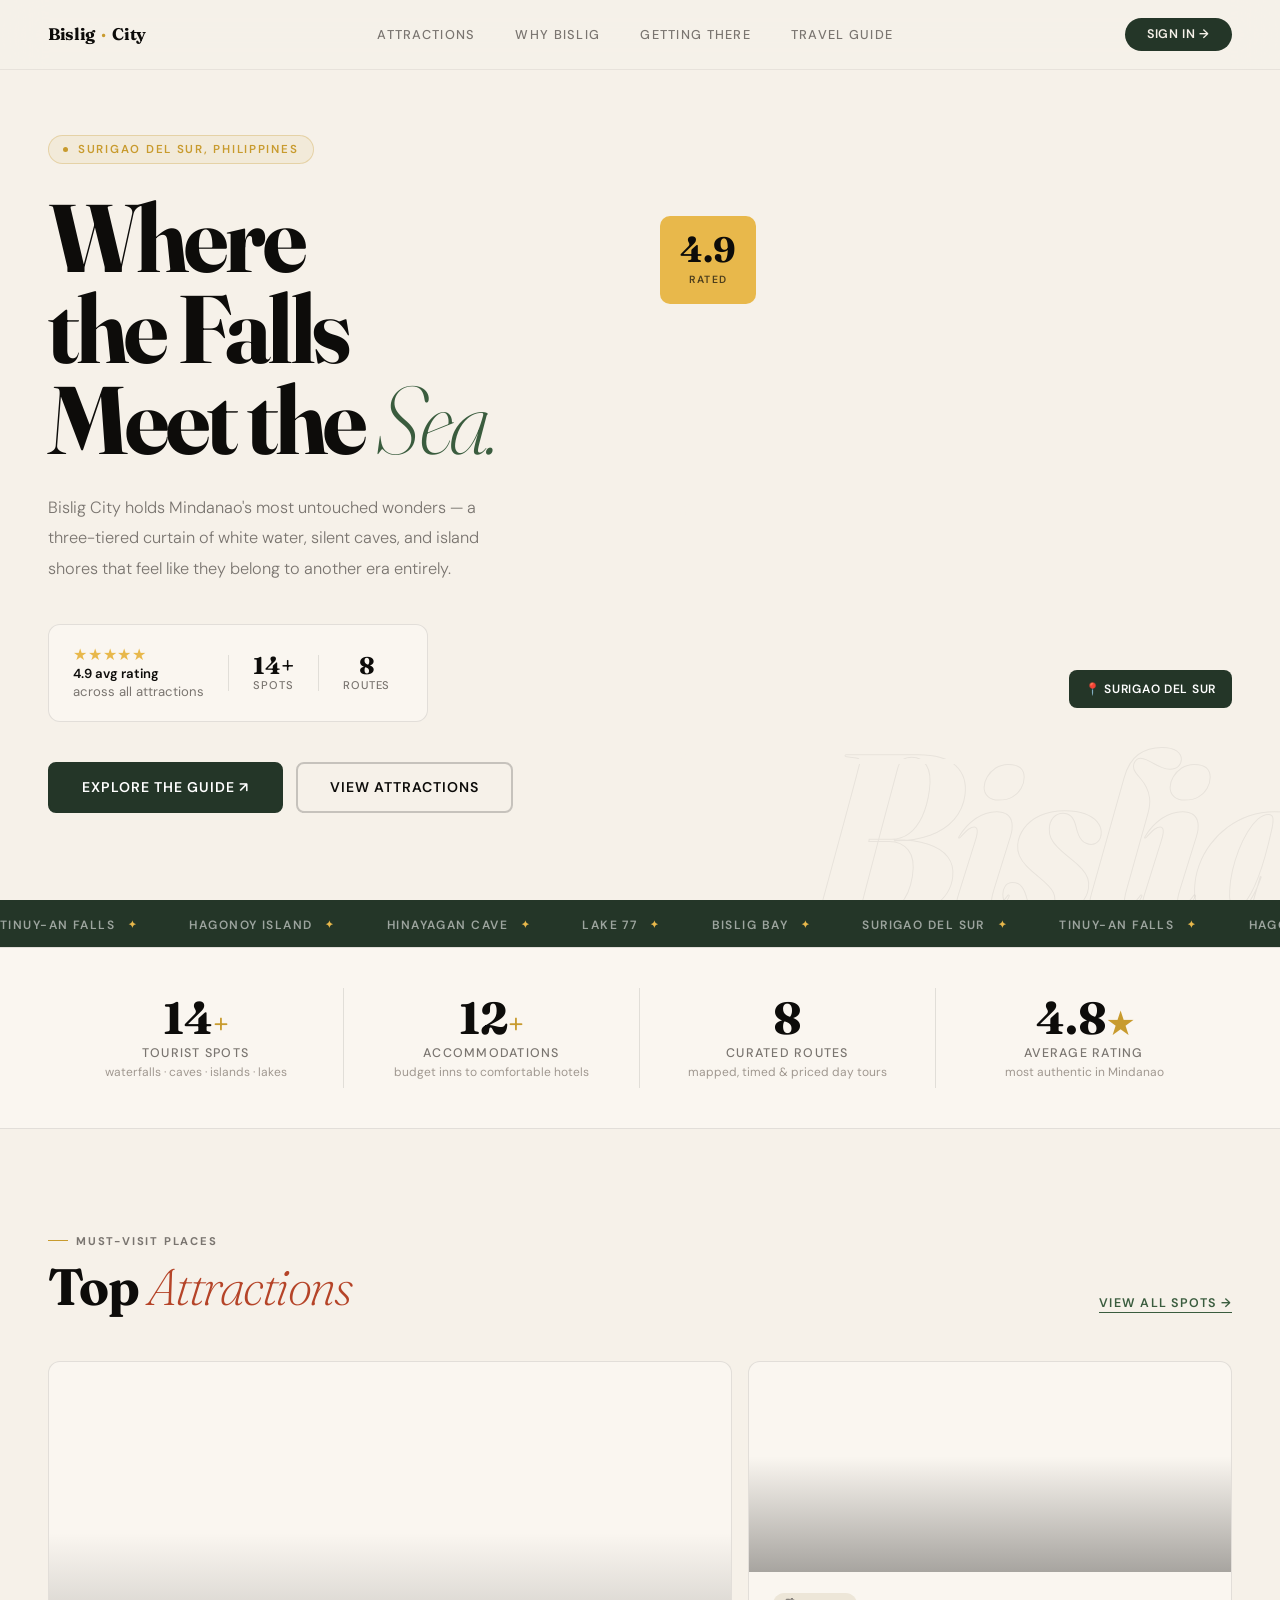
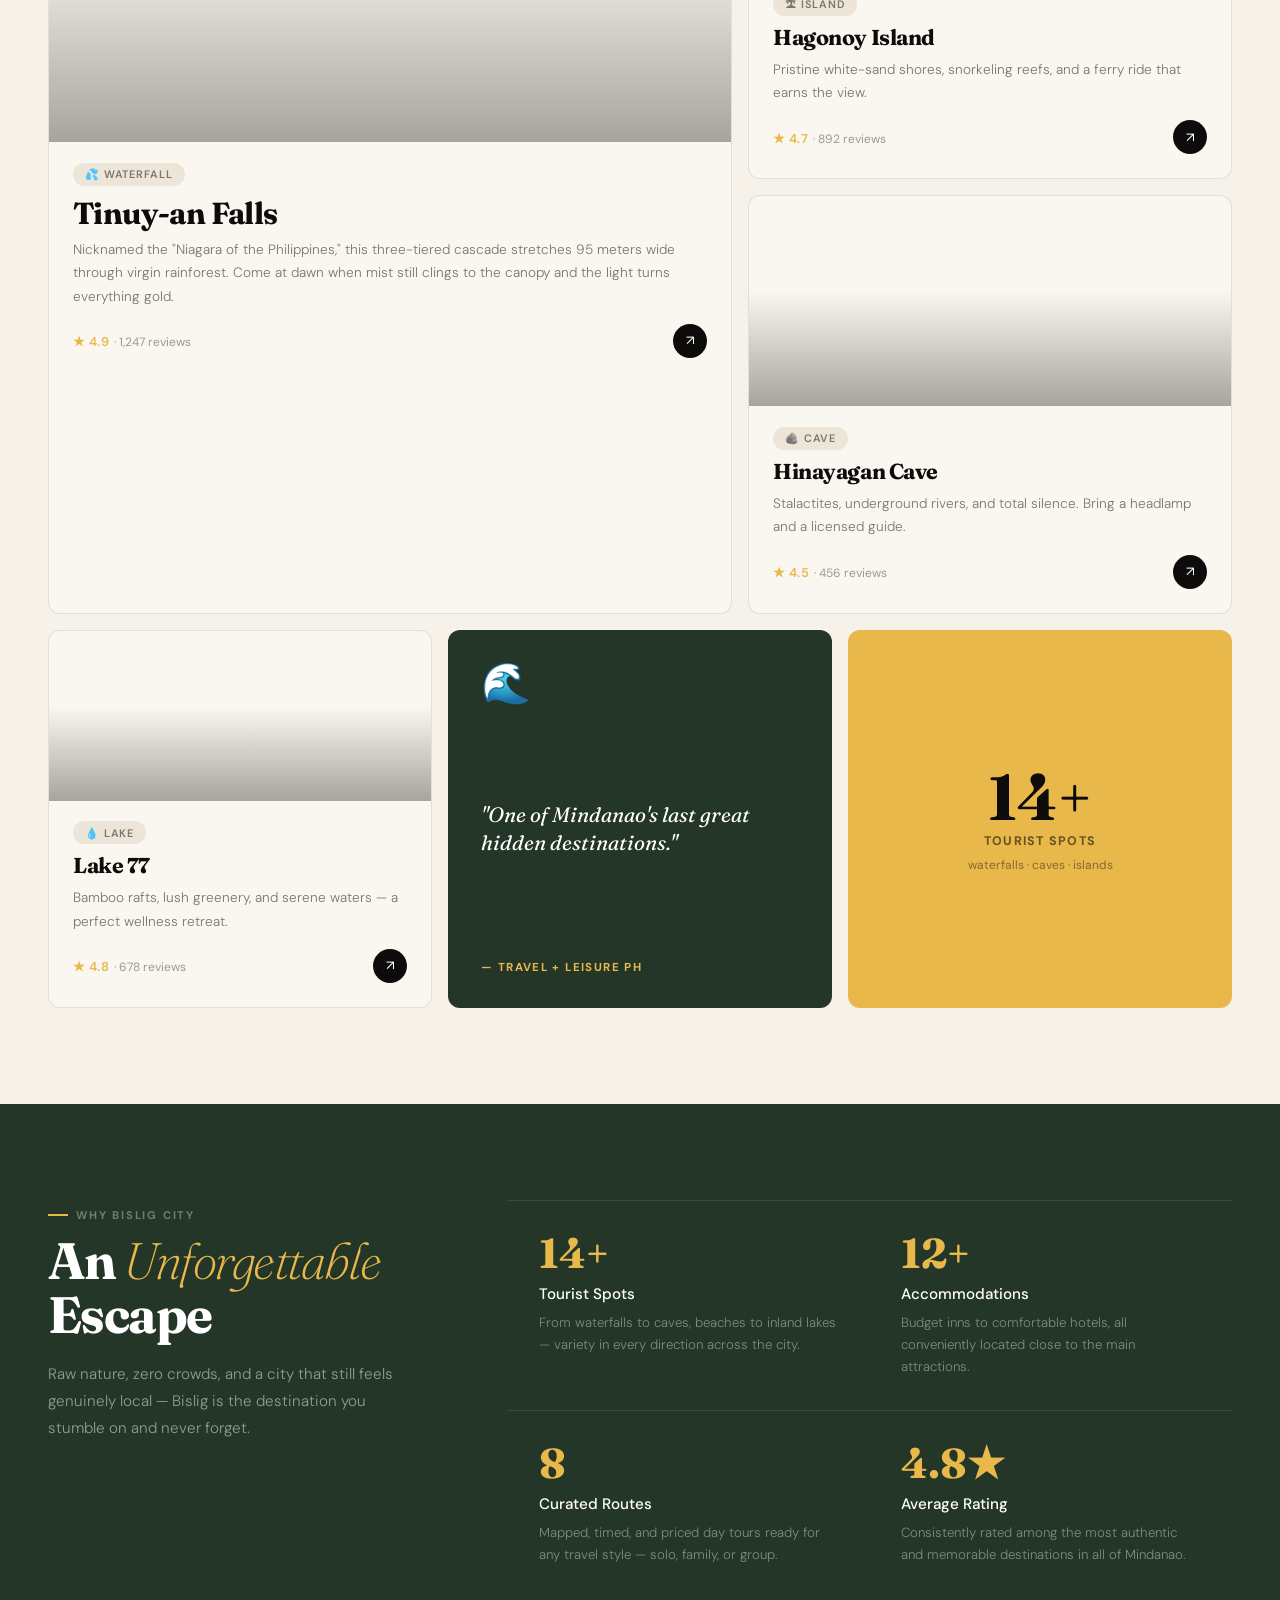
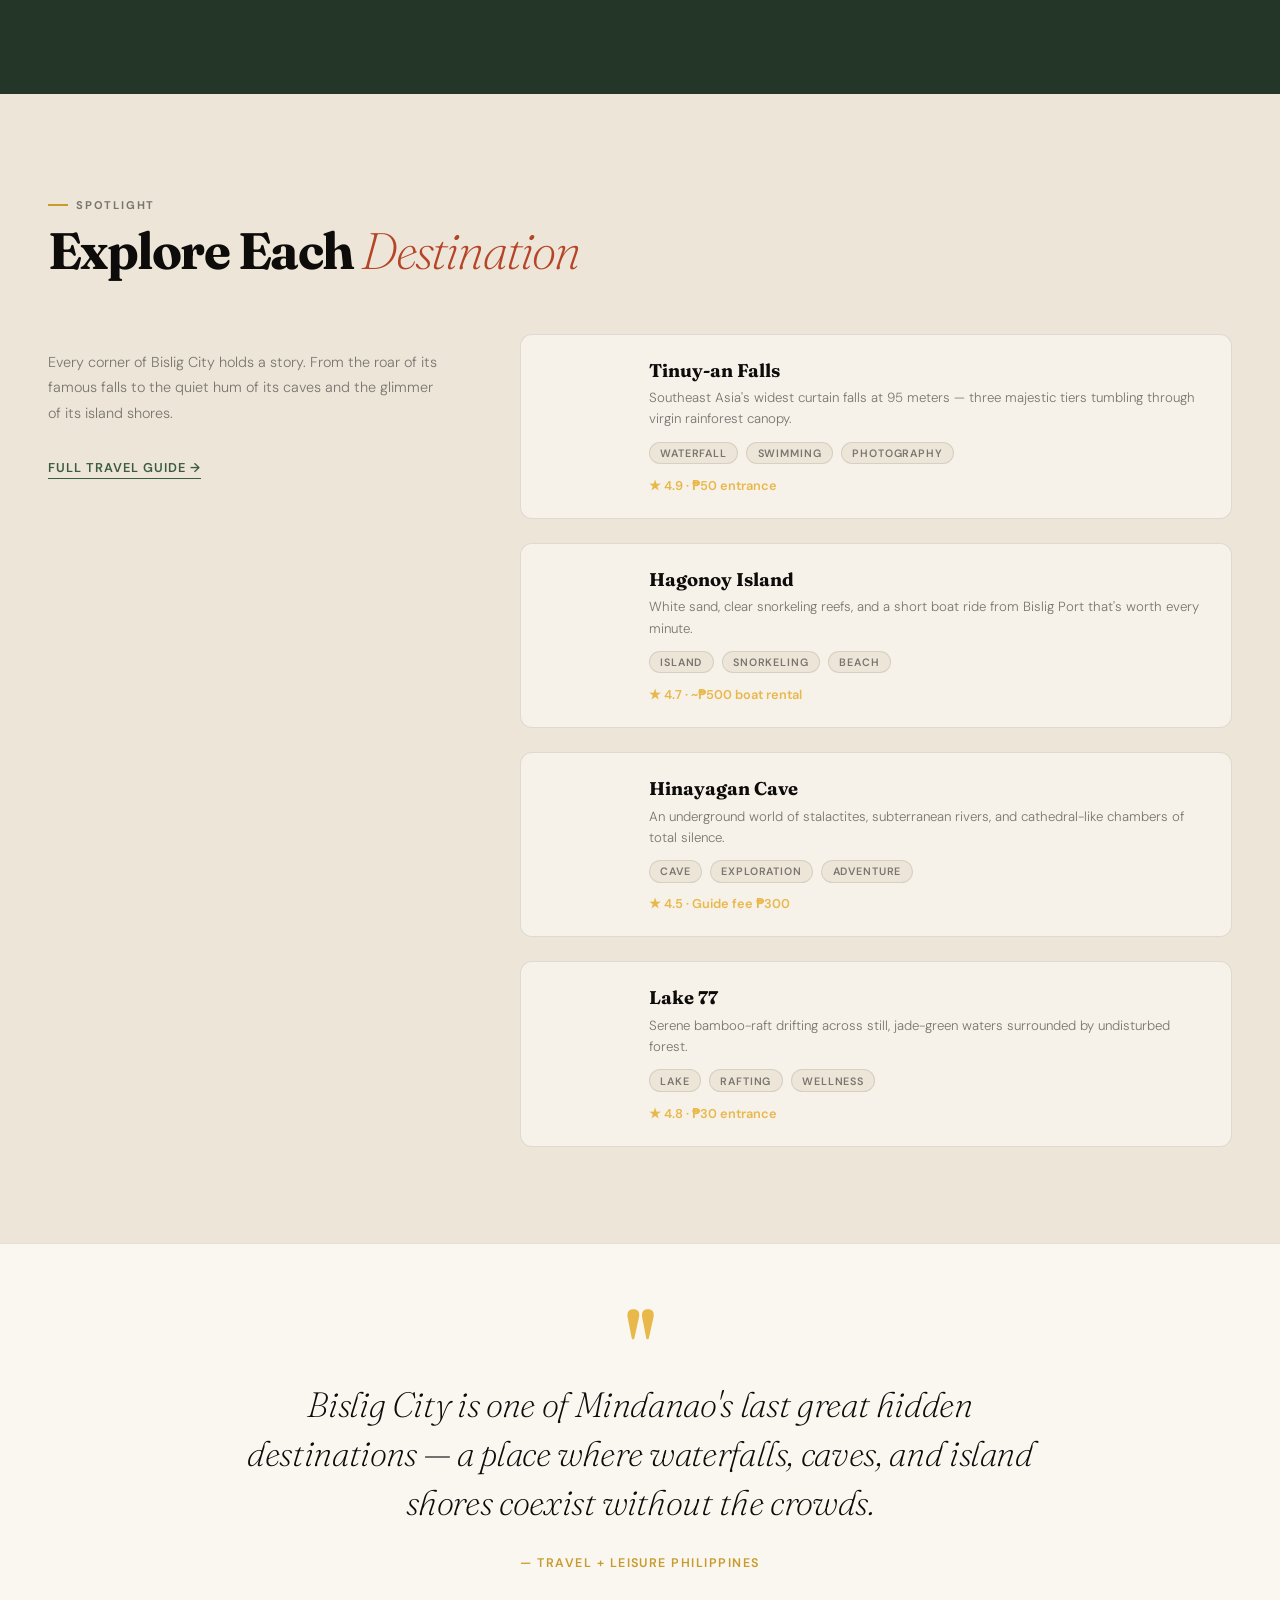
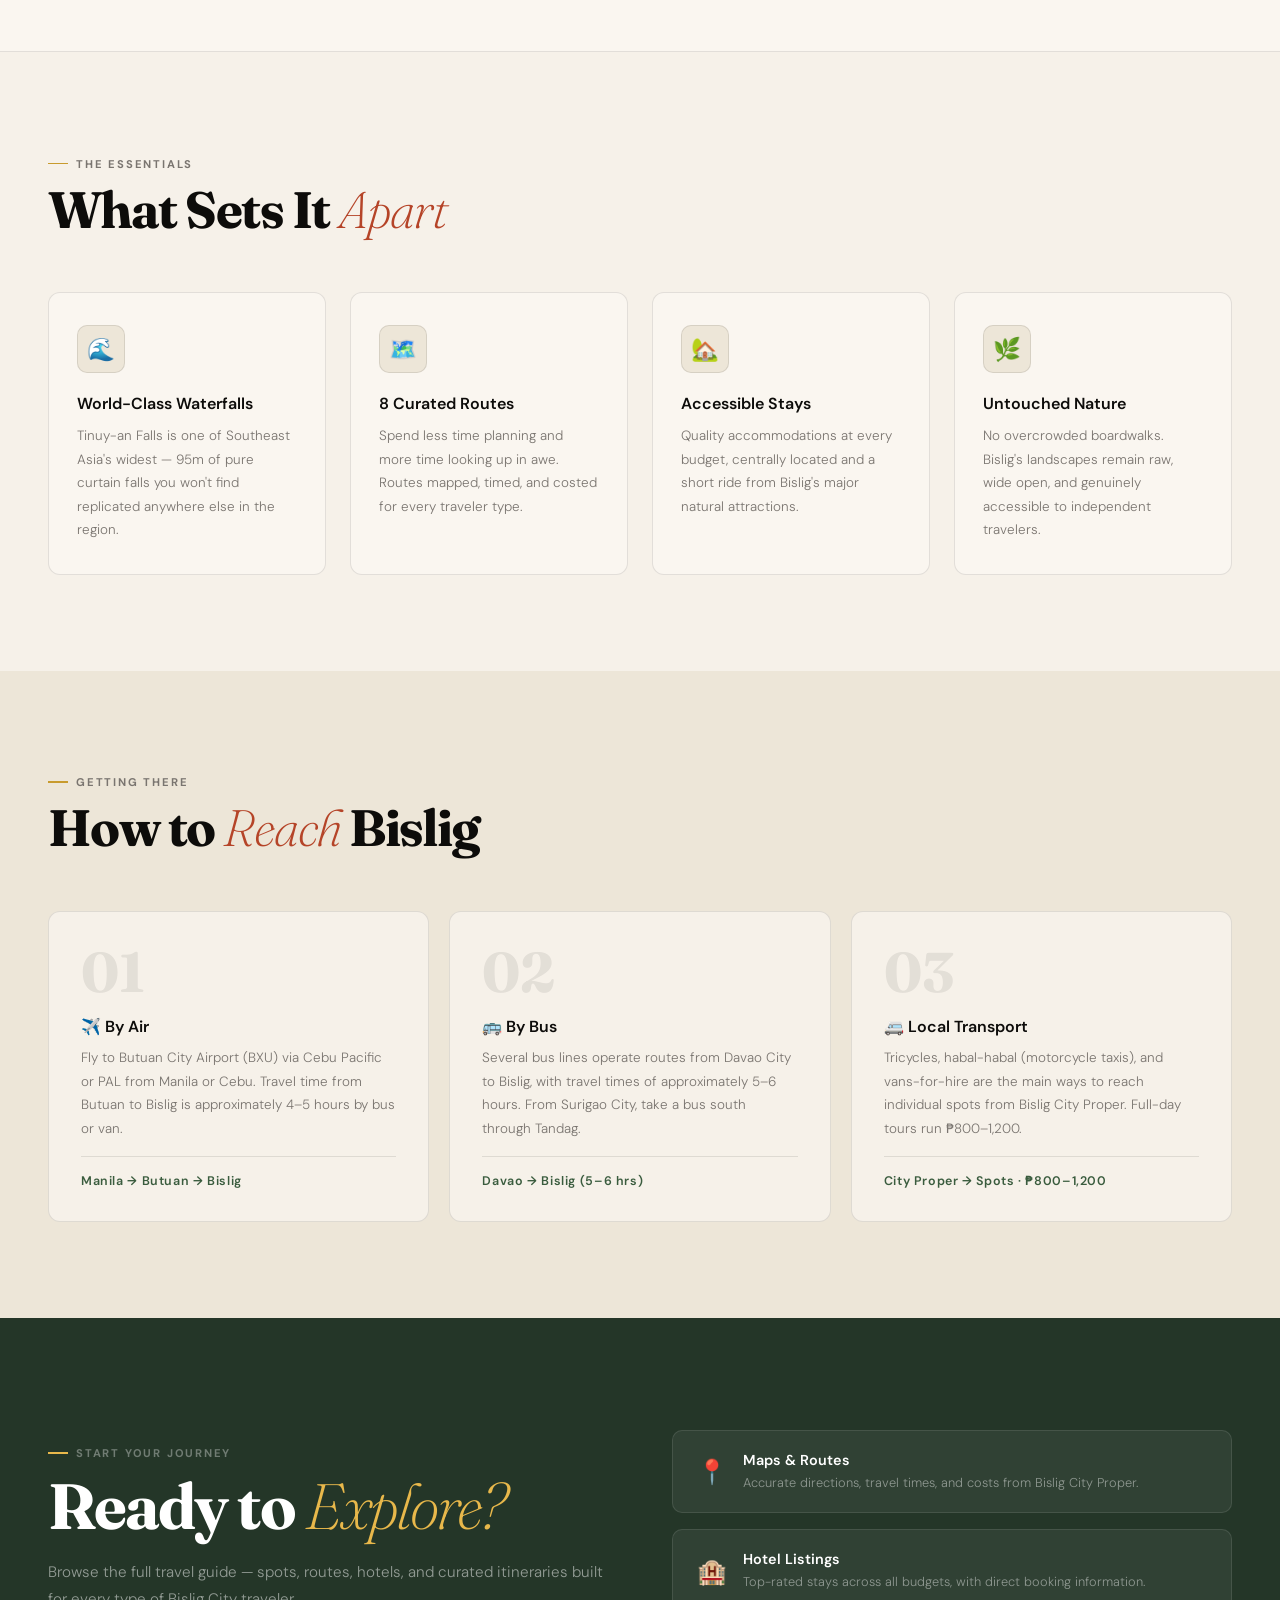
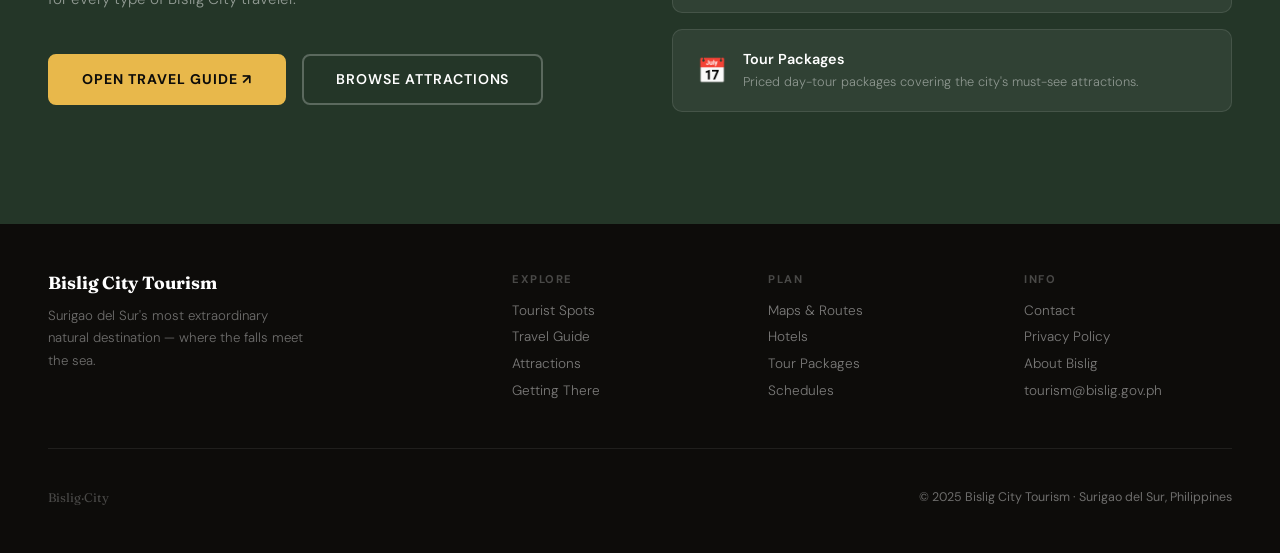
<file: bislig/index.html>
<!DOCTYPE html>
<html lang="en">
<head>
<meta charset="UTF-8">
<meta name="viewport" content="width=device-width, initial-scale=1.0">
<title>Bislig City — Where the Falls Meet the Sea</title>
<link rel="preconnect" href="https://fonts.googleapis.com">
<link rel="stylesheet" href="https://fonts.googleapis.com/css2?family=Fraunces:ital,opsz,wght@0,9..144,200;0,9..144,400;0,9..144,700;1,9..144,200;1,9..144,400;1,9..144,700&family=DM+Sans:ital,opsz,wght@0,9..40,300;0,9..40,400;0,9..40,500;0,9..40,600;1,9..40,300&display=swap">
<style>
*,*::before,*::after{margin:0;padding:0;box-sizing:border-box}

:root{
  --ink:#0d0c0a;
  --cream:#f6f1e9;
  --warm:#ede6d8;
  --moss:#243628;
  --leaf:#3a5c3e;
  --gold:#c89b2e;
  --amber:#e8b84b;
  --rust:#b54428;
  --fog:#7a7570;
  --mist:#a09890;
  --paper:#faf6f0;
  --white:#ffffff;
  --border:rgba(13,12,10,0.1);
  --border-soft:rgba(13,12,10,0.06);
}

html{scroll-behavior:smooth}
body{font-family:'DM Sans',sans-serif;background:var(--cream);color:var(--ink);overflow-x:hidden}

/* ── NAV ── */
nav{
  position:fixed;top:0;left:0;right:0;z-index:99;
  padding:1.1rem 3rem;
  display:flex;align-items:center;justify-content:space-between;
  background:rgba(246,241,233,0.9);
  backdrop-filter:blur(20px);
  border-bottom:1px solid var(--border-soft);
}
.nav-mark{
  font-family:'Fraunces',serif;
  font-size:1.05rem;font-weight:700;letter-spacing:-0.02em;
  color:var(--ink);text-decoration:none;
  display:flex;align-items:center;gap:0.4rem;
}
.nav-mark .dot{color:var(--gold)}
.nav-links{display:flex;gap:2.5rem;align-items:center}
.nav-links a{
  font-size:0.8rem;font-weight:500;text-transform:uppercase;
  letter-spacing:0.1em;color:var(--fog);text-decoration:none;
  transition:color 0.2s;
}
.nav-links a:hover{color:var(--ink)}
.nav-pill{
  background:var(--moss);color:var(--cream);
  padding:0.55rem 1.4rem;border-radius:100px;
  font-size:0.78rem;font-weight:600;text-decoration:none;
  letter-spacing:0.05em;text-transform:uppercase;
  transition:all 0.2s;
}
.nav-pill:hover{background:var(--leaf);transform:translateY(-1px)}

/* ── HERO ── */
.hero{
  min-height:100vh;padding:8rem 3rem 5rem;
  display:grid;grid-template-columns:1fr 1fr;
  gap:5rem;align-items:center;
  position:relative;overflow:hidden;
  background:var(--cream);
}
.hero-bg-text{
  position:absolute;bottom:-2rem;right:-1rem;z-index:0;
  font-family:'Fraunces',serif;font-size:clamp(8rem,18vw,16rem);
  font-weight:700;font-style:italic;color:transparent;
  -webkit-text-stroke:1px rgba(13,12,10,0.06);
  letter-spacing:-0.05em;pointer-events:none;line-height:0.85;
  user-select:none;
}

.hero-left{position:relative;z-index:1}

.kicker{
  display:inline-flex;align-items:center;gap:0.6rem;
  font-size:0.72rem;font-weight:600;letter-spacing:0.15em;
  text-transform:uppercase;color:var(--gold);
  margin-bottom:1.75rem;
  border:1px solid rgba(200,155,46,0.3);
  padding:0.35rem 0.9rem;border-radius:100px;
  background:rgba(200,155,46,0.08);
}
.kicker-dot{width:5px;height:5px;background:var(--gold);border-radius:50%;animation:pulse 2s ease infinite}
@keyframes pulse{0%,100%{opacity:1;transform:scale(1)}50%{opacity:0.5;transform:scale(0.7)}}

.hero h1{
  font-family:'Fraunces',serif;
  font-size:clamp(3.8rem,7.5vw,6rem);
  font-weight:700;line-height:0.95;
  letter-spacing:-0.04em;color:var(--ink);
  margin-bottom:1.75rem;
}
.hero h1 em{font-style:italic;font-weight:200;color:var(--leaf)}
.hero h1 .accent{color:var(--rust)}

.hero-desc{
  font-size:1.02rem;color:var(--fog);line-height:1.85;
  max-width:440px;margin-bottom:2.5rem;font-weight:300;
}

.hero-proof{
  display:flex;align-items:center;gap:1.5rem;
  margin-bottom:2.5rem;padding:1.2rem 1.5rem;
  background:var(--paper);border:1px solid var(--border);
  border-radius:12px;max-width:380px;
}
.proof-stars{color:var(--amber);font-size:1rem;letter-spacing:0.05em}
.proof-text{font-size:0.82rem;color:var(--fog);line-height:1.4}
.proof-text strong{color:var(--ink);font-weight:600}
.proof-divider{width:1px;height:36px;background:var(--border);flex-shrink:0}
.proof-stat{text-align:center}
.proof-stat .n{font-family:'Fraunces',serif;font-size:1.5rem;font-weight:700;color:var(--ink);line-height:1}
.proof-stat .l{font-size:0.7rem;font-weight:500;color:var(--fog);text-transform:uppercase;letter-spacing:0.08em}

.hero-actions{display:flex;gap:0.85rem;flex-wrap:wrap}

.btn-primary{
  background:var(--moss);color:white;
  padding:0.9rem 2rem;border-radius:8px;
  font-family:'DM Sans',sans-serif;font-size:0.88rem;font-weight:600;
  text-decoration:none;text-transform:uppercase;letter-spacing:0.07em;
  display:inline-flex;align-items:center;gap:0.5rem;
  transition:all 0.2s;border:2px solid var(--moss);
}
.btn-primary:hover{background:var(--leaf);border-color:var(--leaf);transform:translateY(-2px);box-shadow:0 8px 24px rgba(36,54,40,0.2)}

.btn-outline{
  background:transparent;color:var(--ink);
  padding:0.9rem 2rem;border-radius:8px;
  font-family:'DM Sans',sans-serif;font-size:0.88rem;font-weight:600;
  text-decoration:none;text-transform:uppercase;letter-spacing:0.07em;
  display:inline-flex;align-items:center;gap:0.5rem;
  border:2px solid rgba(13,12,10,0.2);
  transition:all 0.2s;
}
.btn-outline:hover{border-color:var(--ink);background:var(--ink);color:var(--cream)}

/* hero right collage */
.hero-right{position:relative;z-index:1;height:580px}
.hi-main{
  position:absolute;top:0;right:0;
  width:86%;height:440px;
  background:url('https://1.bp.blogspot.com/-jGaAF2uf6xA/XtduAdektsI/AAAAAAAAvlk/GD7Qdrn5bOYLuvidTeCTuOpU_AZIFBJqwCLcBGAsYHQ/s1600/DSC_5152.JPG') center/cover;
  border-radius:12px;
}
.hi-float{
  position:absolute;bottom:0;left:0;
  width:52%;height:260px;
  background:url('https://images.fineartamerica.com/images-medium-large-5/hagonoy-island-jojie-alcantara.jpg') center/cover;
  border-radius:12px;border:5px solid var(--cream);
}
.hi-badge{
  position:absolute;top:32px;left:-20px;
  background:var(--amber);color:var(--ink);
  padding:1rem 1.25rem;border-radius:10px;
  text-align:center;
}
.hi-badge .n{font-family:'Fraunces',serif;font-size:2.2rem;font-weight:700;line-height:1;display:block}
.hi-badge .l{font-size:0.65rem;font-weight:600;text-transform:uppercase;letter-spacing:0.1em;opacity:0.7}
.hi-tag{
  position:absolute;bottom:56px;right:0;
  background:var(--moss);color:white;
  padding:0.7rem 1rem;border-radius:8px;
  font-size:0.75rem;font-weight:600;letter-spacing:0.06em;text-transform:uppercase;
}

/* ── MARQUEE ── */
.marquee-strip{background:var(--moss);padding:0.8rem 0;overflow:hidden;white-space:nowrap}
.marquee-inner{display:inline-block;animation:marquee 26s linear infinite}
.marquee-item{
  display:inline-flex;align-items:center;gap:0.8rem;
  margin-right:3rem;
  font-size:0.75rem;font-weight:600;letter-spacing:0.12em;
  text-transform:uppercase;color:rgba(255,255,255,0.55);
}
.marquee-sep{color:var(--amber);font-size:0.65rem}
@keyframes marquee{from{transform:translateX(0)}to{transform:translateX(-50%)}}

/* ── STATS RIBBON ── */
.stats-ribbon{
  background:var(--paper);border-top:1px solid var(--border);border-bottom:1px solid var(--border);
  padding:2.5rem 3rem;
  display:grid;grid-template-columns:repeat(4,1fr);
  gap:0;
}
.stat-item{
  text-align:center;padding:0.5rem 1rem;
  border-right:1px solid var(--border);
}
.stat-item:last-child{border-right:none}
.stat-item .n{
  font-family:'Fraunces',serif;font-size:2.8rem;font-weight:700;
  color:var(--ink);line-height:1;margin-bottom:0.3rem;
}
.stat-item .n span{color:var(--gold);font-size:1.8rem}
.stat-item .l{font-size:0.78rem;font-weight:500;color:var(--fog);text-transform:uppercase;letter-spacing:0.1em}
.stat-item .sub{font-size:0.75rem;color:var(--mist);margin-top:0.2rem}

/* ── BENTO SECTION ── */
.bento-section{padding:6rem 3rem}

.section-label{
  display:inline-flex;align-items:center;gap:0.5rem;
  font-size:0.7rem;font-weight:700;letter-spacing:0.16em;
  text-transform:uppercase;color:var(--fog);
  margin-bottom:0.75rem;
}
.section-label::before{content:'';width:20px;height:1.5px;background:var(--gold)}
.section-title{
  font-family:'Fraunces',serif;
  font-size:clamp(2.2rem,4vw,3.2rem);
  font-weight:700;letter-spacing:-0.03em;color:var(--ink);
  line-height:1.05;
}
.section-title em{font-style:italic;font-weight:200;color:var(--rust)}

.bento-header{
  display:flex;justify-content:space-between;align-items:flex-end;
  margin-bottom:3rem;
}
.view-all{
  font-size:0.78rem;font-weight:600;letter-spacing:0.1em;
  text-transform:uppercase;color:var(--leaf);text-decoration:none;
  display:inline-flex;align-items:center;gap:0.4rem;
  border-bottom:1.5px solid currentColor;padding-bottom:1px;
  transition:color 0.2s;
}
.view-all:hover{color:var(--moss)}

/* bento grid */
.bento{
  display:grid;
  grid-template-columns:repeat(12,1fr);
  gap:1rem;
}

.bento-card{
  background:var(--paper);
  border:1px solid var(--border);
  border-radius:12px;overflow:hidden;
  cursor:pointer;
  transition:transform 0.3s cubic-bezier(0.25,0.8,0.25,1),box-shadow 0.3s;
}
.bento-card:hover{transform:translateY(-5px);box-shadow:0 20px 50px rgba(13,12,10,0.1)}

.b-1{grid-column:span 7;grid-row:span 2}
.b-2{grid-column:span 5}
.b-3{grid-column:span 5}
.b-4{grid-column:span 4}
.b-5{grid-column:span 4}
.b-6{grid-column:span 4}

.card-img{width:100%;background-size:cover;background-position:center;position:relative}
.b-1 .card-img{height:380px}
.b-2 .card-img,.b-3 .card-img{height:210px}
.b-4 .card-img,.b-5 .card-img,.b-6 .card-img{height:170px}

.card-img-overlay{
  position:absolute;inset:0;
  background:linear-gradient(to top,rgba(13,12,10,0.35) 0%,transparent 55%);
}
.card-body{padding:1.25rem 1.5rem 1.5rem}

.card-tag{
  display:inline-flex;align-items:center;gap:0.35rem;
  font-size:0.68rem;font-weight:600;letter-spacing:0.08em;
  text-transform:uppercase;padding:0.28rem 0.75rem;
  background:var(--warm);color:var(--fog);
  border-radius:100px;margin-bottom:0.65rem;
}
.card-body h3{
  font-family:'Fraunces',serif;
  font-size:1.35rem;font-weight:700;letter-spacing:-0.02em;
  color:var(--ink);margin-bottom:0.45rem;line-height:1.15;
}
.b-1 .card-body h3{font-size:1.9rem}
.card-body p{font-size:0.85rem;color:var(--fog);line-height:1.7;margin-bottom:1rem;font-weight:300}
.card-meta{display:flex;justify-content:space-between;align-items:center}
.card-rating{font-size:0.8rem;font-weight:600;color:var(--amber);letter-spacing:0.03em}
.card-reviews{font-size:0.75rem;color:var(--mist);margin-left:0.3rem}
.card-arrow{
  width:34px;height:34px;background:var(--ink);border-radius:50%;
  display:flex;align-items:center;justify-content:center;
  color:white;font-size:0.85rem;
  transition:background 0.2s,transform 0.2s;flex-shrink:0;
}
.bento-card:hover .card-arrow{background:var(--leaf);transform:translate(2px,-2px)}

/* ── FEATURES BAND ── */
.features-band{
  background:var(--moss);padding:6rem 3rem;
  display:grid;grid-template-columns:1fr 2fr;gap:6rem;align-items:start;
}
.features-left .section-title{color:white}
.features-left .section-title em{color:var(--amber)}
.features-left .section-label{color:rgba(255,255,255,0.35)}
.features-left .section-label::before{background:var(--amber)}
.features-left p{color:rgba(255,255,255,0.5);font-size:0.95rem;line-height:1.8;margin-top:1.2rem;font-weight:300}

.features-grid{display:grid;grid-template-columns:1fr 1fr;gap:0}
.feat{
  border-top:1px solid rgba(255,255,255,0.1);
  padding:2rem;
  transition:background 0.2s;
}
.feat:hover{background:rgba(255,255,255,0.04)}
.feat-num{
  font-family:'Fraunces',serif;
  font-size:2.6rem;font-weight:700;color:var(--amber);
  line-height:1;margin-bottom:0.6rem;
}
.feat h4{color:white;font-size:0.95rem;font-weight:500;margin-bottom:0.5rem}
.feat p{color:rgba(255,255,255,0.42);font-size:0.83rem;line-height:1.65;font-weight:300}

/* ── ATTRACTIONS HIGHLIGHT ── */
.highlights-section{padding:6rem 3rem;background:var(--warm)}
.highlights-inner{
  display:grid;grid-template-columns:1.1fr 2fr;gap:5rem;align-items:start;
  margin-top:3.5rem;
}
.highlight-sticky{position:sticky;top:7rem}
.highlight-sticky p{font-size:0.9rem;color:var(--fog);line-height:1.8;margin-top:1rem;font-weight:300}
.highlight-cta{
  margin-top:2rem;display:inline-flex;align-items:center;gap:0.5rem;
  font-size:0.8rem;font-weight:600;letter-spacing:0.08em;text-transform:uppercase;
  color:var(--leaf);text-decoration:none;
  border-bottom:1.5px solid currentColor;padding-bottom:2px;
}

.highlight-list{display:flex;flex-direction:column;gap:1.5rem}
.highlight-item{
  display:grid;grid-template-columns:80px 1fr;gap:1.5rem;align-items:center;
  padding:1.5rem;background:var(--cream);border:1px solid var(--border);
  border-radius:12px;cursor:pointer;transition:all 0.25s;
}
.highlight-item:hover{background:white;transform:translateX(6px);box-shadow:0 8px 30px rgba(13,12,10,0.08)}
.hi-thumb{
  width:80px;height:80px;border-radius:8px;
  background-size:cover;background-position:center;flex-shrink:0;
}
.hi-content h4{
  font-family:'Fraunces',serif;font-size:1.15rem;font-weight:700;
  color:var(--ink);margin-bottom:0.35rem;
}
.hi-content p{font-size:0.83rem;color:var(--fog);line-height:1.6;font-weight:300}
.hi-content .tags{display:flex;gap:0.5rem;margin-top:0.75rem;flex-wrap:wrap}
.hi-tag-pill{
  font-size:0.67rem;font-weight:600;letter-spacing:0.08em;
  text-transform:uppercase;padding:0.2rem 0.65rem;
  border-radius:100px;border:1px solid var(--border);
  color:var(--fog);background:var(--warm);
}
.hi-meta{display:flex;align-items:center;justify-content:space-between;margin-top:0.8rem}
.hi-rating{font-size:0.8rem;font-weight:600;color:var(--amber)}

/* ── QUOTE ── */
.quote-section{
  padding:5rem 3rem;background:var(--paper);
  border-top:1px solid var(--border);border-bottom:1px solid var(--border);
}
.quote-inner{max-width:800px;margin:0 auto;text-align:center}
.quote-mark{
  font-family:'Fraunces',serif;font-size:5rem;font-weight:700;
  color:var(--amber);line-height:0.5;display:block;margin-bottom:1rem;
}
.quote-text{
  font-family:'Fraunces',serif;font-size:clamp(1.5rem,3vw,2.2rem);
  font-weight:200;font-style:italic;color:var(--ink);
  line-height:1.4;letter-spacing:-0.01em;
}
.quote-source{
  margin-top:1.75rem;font-size:0.78rem;font-weight:600;
  letter-spacing:0.12em;text-transform:uppercase;color:var(--gold);
}

/* ── WHY SECTION ── */
.why-section{padding:6rem 3rem;background:var(--cream)}
.why-grid{
  display:grid;grid-template-columns:repeat(4,1fr);
  gap:1.5rem;margin-top:3.5rem;
}
.why-tile{
  background:var(--paper);border:1px solid var(--border);
  border-radius:12px;padding:2rem 1.75rem;
  transition:all 0.25s;
}
.why-tile:hover{background:white;transform:translateY(-4px);box-shadow:0 12px 35px rgba(13,12,10,0.08)}
.why-icon{
  width:48px;height:48px;border-radius:10px;
  background:var(--warm);border:1px solid var(--border);
  display:flex;align-items:center;justify-content:center;
  font-size:1.4rem;margin-bottom:1.25rem;
}
.why-tile h4{font-size:1rem;font-weight:600;color:var(--ink);margin-bottom:0.6rem}
.why-tile p{font-size:0.84rem;color:var(--fog);line-height:1.75;font-weight:300}

/* ── HOW TO GET THERE ── */
.getting-section{padding:6rem 3rem;background:var(--warm)}
.getting-inner{margin-top:3.5rem;display:grid;grid-template-columns:1fr 1fr 1fr;gap:1.25rem}
.getting-card{
  background:var(--cream);border:1px solid var(--border);
  border-radius:12px;padding:2rem;
}
.getting-num{
  font-family:'Fraunces',serif;font-size:3.5rem;font-weight:700;
  color:rgba(13,12,10,0.08);line-height:1;margin-bottom:1rem;
}
.getting-card h4{font-size:1rem;font-weight:600;color:var(--ink);margin-bottom:0.6rem}
.getting-card p{font-size:0.84rem;color:var(--fog);line-height:1.75;font-weight:300}
.getting-card .route{
  margin-top:1rem;padding-top:1rem;border-top:1px solid var(--border);
  font-size:0.78rem;font-weight:600;color:var(--leaf);
  letter-spacing:0.05em;
}

/* ── CTA ── */
.cta-section{
  background:var(--moss);padding:7rem 3rem;
  display:grid;grid-template-columns:1fr 1fr;gap:4rem;align-items:center;
}
.cta-label{color:rgba(255,255,255,0.35);margin-bottom:0.75rem}
.cta-label::before{background:var(--amber)}
.cta-title{font-family:'Fraunces',serif;font-size:clamp(2.5rem,5vw,4rem);font-weight:700;letter-spacing:-0.03em;color:white;line-height:1.05;margin-bottom:1.25rem}
.cta-title em{font-style:italic;font-weight:200;color:var(--amber)}
.cta-desc{color:rgba(255,255,255,0.5);font-size:0.95rem;line-height:1.8;margin-bottom:2.5rem;font-weight:300}
.cta-btns{display:flex;gap:1rem;flex-wrap:wrap}
.btn-gold{
  background:var(--amber);color:var(--ink);
  padding:0.9rem 2rem;border-radius:8px;
  font-family:'DM Sans',sans-serif;font-size:0.88rem;font-weight:700;
  text-decoration:none;text-transform:uppercase;letter-spacing:0.07em;
  display:inline-flex;align-items:center;gap:0.5rem;
  transition:all 0.2s;border:2px solid var(--amber);
}
.btn-gold:hover{background:var(--gold);border-color:var(--gold)}
.btn-ghost{
  background:transparent;color:white;
  padding:0.9rem 2rem;border-radius:8px;
  font-family:'DM Sans',sans-serif;font-size:0.88rem;font-weight:600;
  text-decoration:none;text-transform:uppercase;letter-spacing:0.07em;
  display:inline-flex;align-items:center;gap:0.5rem;
  border:2px solid rgba(255,255,255,0.25);
  transition:all 0.2s;
}
.btn-ghost:hover{border-color:white;background:rgba(255,255,255,0.08)}

.cta-right{display:flex;flex-direction:column;gap:1rem}
.cta-feature{
  display:flex;align-items:center;gap:1rem;
  padding:1.25rem 1.5rem;background:rgba(255,255,255,0.06);
  border:1px solid rgba(255,255,255,0.1);border-radius:10px;
}
.cta-feature-icon{font-size:1.5rem;flex-shrink:0}
.cta-feature-text h5{color:white;font-size:0.9rem;font-weight:600;margin-bottom:0.25rem}
.cta-feature-text p{color:rgba(255,255,255,0.45);font-size:0.8rem;line-height:1.5;font-weight:300}

/* ── FOOTER ── */
footer{
  background:var(--ink);color:rgba(255,255,255,0.4);
  padding:3rem;
}
.footer-top{
  display:grid;grid-template-columns:2fr 1fr 1fr 1fr;
  gap:3rem;margin-bottom:2.5rem;
  padding-bottom:2.5rem;border-bottom:1px solid rgba(255,255,255,0.08);
}
.footer-brand-name{font-family:'Fraunces',serif;font-size:1.1rem;font-weight:700;color:white;margin-bottom:0.75rem}
.footer-tagline{font-size:0.83rem;line-height:1.7;font-weight:300;max-width:260px}
.footer-col h5{font-size:0.7rem;font-weight:700;letter-spacing:0.14em;text-transform:uppercase;color:rgba(255,255,255,0.25);margin-bottom:1rem}
.footer-col a{display:block;color:rgba(255,255,255,0.45);text-decoration:none;font-size:0.85rem;margin-bottom:0.6rem;transition:color 0.2s;font-weight:300}
.footer-col a:hover{color:white}
.footer-bottom{display:flex;justify-content:space-between;align-items:center;font-size:0.78rem;flex-wrap:wrap;gap:1rem}
.footer-bottom .mark{font-family:'Fraunces',serif;color:rgba(255,255,255,0.25)}

/* ── MOBILE ── */
@media(max-width:900px){
  nav{padding:1rem 1.5rem}
  .nav-links{display:none}
  .hero{grid-template-columns:1fr;padding:7rem 1.5rem 4rem;gap:3rem}
  .hero-right{height:320px}
  .hi-badge{display:none}
  .stats-ribbon{grid-template-columns:1fr 1fr;padding:2rem 1.5rem}
  .stat-item:nth-child(2){border-right:none}
  .stat-item:nth-child(3){border-top:1px solid var(--border);border-right:1px solid var(--border)}
  .stat-item:nth-child(4){border-top:1px solid var(--border)}
  .bento-section{padding:4rem 1.5rem}
  .b-1,.b-2,.b-3,.b-4,.b-5,.b-6{grid-column:span 12;grid-row:span 1}
  .features-band{grid-template-columns:1fr;gap:3rem;padding:4rem 1.5rem}
  .features-grid{grid-template-columns:1fr 1fr}
  .highlights-section{padding:4rem 1.5rem}
  .highlights-inner{grid-template-columns:1fr;gap:2.5rem}
  .highlight-sticky{position:static}
  .why-grid{grid-template-columns:1fr 1fr;padding:0}
  .why-section{padding:4rem 1.5rem}
  .getting-inner{grid-template-columns:1fr}
  .getting-section{padding:4rem 1.5rem}
  .cta-section{grid-template-columns:1fr;padding:4rem 1.5rem}
  footer{padding:2rem 1.5rem}
  .footer-top{grid-template-columns:1fr 1fr;gap:2rem}
}
</style>
</head>
<body>

<nav>
  <a href="#" class="nav-mark">Bislig<span class="dot">·</span>City</a>
  <div class="nav-links">
    <a href="#spots">Attractions</a>
    <a href="#why">Why Bislig</a>
    <a href="#getting">Getting There</a>
    <a href="login.php">Travel Guide</a>
  </div>
  <a href="login.php" class="nav-pill">Sign In →</a>
</nav>

<!-- HERO -->
<section class="hero">
  <div class="hero-left">
    <div class="kicker">
      <span class="kicker-dot"></span>
      Surigao del Sur, Philippines
    </div>
    <h1>Where<br>the Falls<br>Meet the <em>Sea.</em></h1>
    <p class="hero-desc">Bislig City holds Mindanao's most untouched wonders — a three-tiered curtain of white water, silent caves, and island shores that feel like they belong to another era entirely.</p>

    <div class="hero-proof">
      <div>
        <div class="proof-stars">★★★★★</div>
        <div class="proof-text"><strong>4.9 avg rating</strong><br>across all attractions</div>
      </div>
      <div class="proof-divider"></div>
      <div class="proof-stat">
        <div class="n">14<span>+</span></div>
        <div class="l">Spots</div>
      </div>
      <div class="proof-divider"></div>
      <div class="proof-stat">
        <div class="n">8</div>
        <div class="l">Routes</div>
      </div>
    </div>

    <div class="hero-actions">
      <a href="login.php" class="btn-primary">Explore the Guide ↗</a>
      <a href="#spots" class="btn-outline">View Attractions</a>
    </div>
  </div>
  <div class="hero-right">
    <div class="hi-main"></div>
    <div class="hi-float"></div>
    <div class="hi-badge">
      <span class="n">4.9</span>
      <span class="l">Rated</span>
    </div>
    <div class="hi-tag">📍 Surigao del Sur</div>
  </div>
  <div class="hero-bg-text" aria-hidden="true">Bislig</div>
</section>

<!-- MARQUEE -->
<div class="marquee-strip">
  <div class="marquee-inner">
    <span class="marquee-item">Tinuy-an Falls<span class="marquee-sep">✦</span></span>
    <span class="marquee-item">Hagonoy Island<span class="marquee-sep">✦</span></span>
    <span class="marquee-item">Hinayagan Cave<span class="marquee-sep">✦</span></span>
    <span class="marquee-item">Lake 77<span class="marquee-sep">✦</span></span>
    <span class="marquee-item">Bislig Bay<span class="marquee-sep">✦</span></span>
    <span class="marquee-item">Surigao del Sur<span class="marquee-sep">✦</span></span>
    <span class="marquee-item">Tinuy-an Falls<span class="marquee-sep">✦</span></span>
    <span class="marquee-item">Hagonoy Island<span class="marquee-sep">✦</span></span>
    <span class="marquee-item">Hinayagan Cave<span class="marquee-sep">✦</span></span>
    <span class="marquee-item">Lake 77<span class="marquee-sep">✦</span></span>
    <span class="marquee-item">Bislig Bay<span class="marquee-sep">✦</span></span>
    <span class="marquee-item">Surigao del Sur<span class="marquee-sep">✦</span></span>
  </div>
</div>

<!-- STATS RIBBON -->
<div class="stats-ribbon">
  <div class="stat-item">
    <div class="n">14<span>+</span></div>
    <div class="l">Tourist Spots</div>
    <div class="sub">waterfalls · caves · islands · lakes</div>
  </div>
  <div class="stat-item">
    <div class="n">12<span>+</span></div>
    <div class="l">Accommodations</div>
    <div class="sub">budget inns to comfortable hotels</div>
  </div>
  <div class="stat-item">
    <div class="n">8</div>
    <div class="l">Curated Routes</div>
    <div class="sub">mapped, timed & priced day tours</div>
  </div>
  <div class="stat-item">
    <div class="n">4.8<span>★</span></div>
    <div class="l">Average Rating</div>
    <div class="sub">most authentic in Mindanao</div>
  </div>
</div>

<!-- BENTO SPOTS -->
<section class="bento-section" id="spots">
  <div class="bento-header">
    <div>
      <div class="section-label">Must-Visit Places</div>
      <h2 class="section-title">Top <em>Attractions</em></h2>
    </div>
    <a href="login.php" class="view-all">View all spots →</a>
  </div>

  <div class="bento">
    <div class="bento-card b-1">
      <div class="card-img" style="background-image:url('https://1.bp.blogspot.com/-jGaAF2uf6xA/XtduAdektsI/AAAAAAAAvlk/GD7Qdrn5bOYLuvidTeCTuOpU_AZIFBJqwCLcBGAsYHQ/s1600/DSC_5152.JPG')">
        <div class="card-img-overlay"></div>
      </div>
      <div class="card-body">
        <span class="card-tag">💦 Waterfall</span>
        <h3>Tinuy-an Falls</h3>
        <p>Nicknamed the "Niagara of the Philippines," this three-tiered cascade stretches 95 meters wide through virgin rainforest. Come at dawn when mist still clings to the canopy and the light turns everything gold.</p>
        <div class="card-meta">
          <div><span class="card-rating">★ 4.9</span><span class="card-reviews">· 1,247 reviews</span></div>
          <div class="card-arrow">↗</div>
        </div>
      </div>
    </div>

    <div class="bento-card b-2">
      <div class="card-img" style="background-image:url('https://images.fineartamerica.com/images-medium-large-5/hagonoy-island-jojie-alcantara.jpg')">
        <div class="card-img-overlay"></div>
      </div>
      <div class="card-body">
        <span class="card-tag">🏝 Island</span>
        <h3>Hagonoy Island</h3>
        <p>Pristine white-sand shores, snorkeling reefs, and a ferry ride that earns the view.</p>
        <div class="card-meta">
          <div><span class="card-rating">★ 4.7</span><span class="card-reviews">· 892 reviews</span></div>
          <div class="card-arrow">↗</div>
        </div>
      </div>
    </div>

    <div class="bento-card b-3">
      <div class="card-img" style="background-image:url('https://bislig.gov.ph/wp-content/uploads/2019/08/hinayagan-cave.jpg')">
        <div class="card-img-overlay"></div>
      </div>
      <div class="card-body">
        <span class="card-tag">🪨 Cave</span>
        <h3>Hinayagan Cave</h3>
        <p>Stalactites, underground rivers, and total silence. Bring a headlamp and a licensed guide.</p>
        <div class="card-meta">
          <div><span class="card-rating">★ 4.5</span><span class="card-reviews">· 456 reviews</span></div>
          <div class="card-arrow">↗</div>
        </div>
      </div>
    </div>

    <div class="bento-card b-4">
      <div class="card-img" style="background-image:url('https://blogger.googleusercontent.com/img/b/R29vZ2xl/AVvXsEgZtsqXMWopY95vlVOkReTyiXdc7H-xHqG2Kps3ejHzhRsfxDAzTuTDfkTMUiHYj6eGtEuC8Kw3_gPmQ4kd18iUHKQlWFIPmkUl1eV1mtHHxganfNzi1V5D6iG36o2l37Oucvq0wLSAhl0b9g-r7Sz53ozlcqz6F1PIsh767svjr_n4lMvDirFwimKN/s4015/Cottage%20Bamboo%20Raft%20-%20Zulig%20Lake%2077%20Mone%20Bislig%20City.jpg')">
        <div class="card-img-overlay"></div>
      </div>
      <div class="card-body">
        <span class="card-tag">💧 Lake</span>
        <h3>Lake 77</h3>
        <p>Bamboo rafts, lush greenery, and serene waters — a perfect wellness retreat.</p>
        <div class="card-meta">
          <div><span class="card-rating">★ 4.8</span><span class="card-reviews">· 678 reviews</span></div>
          <div class="card-arrow">↗</div>
        </div>
      </div>
    </div>

    <div class="bento-card b-5" style="background:var(--moss);border-color:transparent">
      <div class="card-body" style="height:100%;display:flex;flex-direction:column;justify-content:space-between;padding:2rem">
        <div style="font-size:2.5rem;line-height:1;margin-bottom:0.75rem">🌊</div>
        <p style="font-family:'Fraunces',serif;font-size:1.3rem;font-weight:400;font-style:italic;color:white;line-height:1.35">"One of Mindanao's last great hidden destinations."</p>
        <span style="font-size:0.72rem;font-weight:700;letter-spacing:0.12em;text-transform:uppercase;color:var(--amber)">— Travel + Leisure PH</span>
      </div>
    </div>

    <div class="bento-card b-6" style="background:var(--amber);border-color:transparent">
      <div class="card-body" style="height:100%;display:flex;flex-direction:column;justify-content:center;align-items:center;text-align:center;padding:2rem;gap:0.25rem">
        <div style="font-family:'Fraunces',serif;font-size:4rem;font-weight:700;color:var(--ink);line-height:1">14+</div>
        <div style="font-size:0.78rem;font-weight:700;letter-spacing:0.1em;text-transform:uppercase;color:rgba(13,12,10,0.6)">Tourist Spots</div>
        <div style="font-size:0.75rem;color:rgba(13,12,10,0.45);margin-top:0.25rem">waterfalls · caves · islands</div>
      </div>
    </div>
  </div>
</section>

<!-- FEATURES BAND -->
<div class="features-band">
  <div class="features-left">
    <div class="section-label">Why Bislig City</div>
    <h2 class="section-title">An <em>Unforgettable</em><br>Escape</h2>
    <p>Raw nature, zero crowds, and a city that still feels genuinely local — Bislig is the destination you stumble on and never forget.</p>
  </div>
  <div class="features-grid">
    <div class="feat">
      <div class="feat-num">14+</div>
      <h4>Tourist Spots</h4>
      <p>From waterfalls to caves, beaches to inland lakes — variety in every direction across the city.</p>
    </div>
    <div class="feat">
      <div class="feat-num">12+</div>
      <h4>Accommodations</h4>
      <p>Budget inns to comfortable hotels, all conveniently located close to the main attractions.</p>
    </div>
    <div class="feat">
      <div class="feat-num">8</div>
      <h4>Curated Routes</h4>
      <p>Mapped, timed, and priced day tours ready for any travel style — solo, family, or group.</p>
    </div>
    <div class="feat">
      <div class="feat-num">4.8★</div>
      <h4>Average Rating</h4>
      <p>Consistently rated among the most authentic and memorable destinations in all of Mindanao.</p>
    </div>
  </div>
</div>

<!-- HIGHLIGHTS -->
<section class="highlights-section" id="highlights">
  <div class="section-label">Spotlight</div>
  <h2 class="section-title">Explore Each <em>Destination</em></h2>
  <div class="highlights-inner">
    <div class="highlight-sticky">
      <p>Every corner of Bislig City holds a story. From the roar of its famous falls to the quiet hum of its caves and the glimmer of its island shores.</p>
      <a href="login.php" class="highlight-cta">Full travel guide →</a>
    </div>
    <div class="highlight-list">
      <div class="highlight-item">
        <div class="hi-thumb" style="background-image:url('https://1.bp.blogspot.com/-jGaAF2uf6xA/XtduAdektsI/AAAAAAAAvlk/GD7Qdrn5bOYLuvidTeCTuOpU_AZIFBJqwCLcBGAsYHQ/s1600/DSC_5152.JPG')"></div>
        <div class="hi-content">
          <h4>Tinuy-an Falls</h4>
          <p>Southeast Asia's widest curtain falls at 95 meters — three majestic tiers tumbling through virgin rainforest canopy.</p>
          <div class="tags">
            <span class="hi-tag-pill">Waterfall</span>
            <span class="hi-tag-pill">Swimming</span>
            <span class="hi-tag-pill">Photography</span>
          </div>
          <div class="hi-meta">
            <span class="hi-rating">★ 4.9 · ₱50 entrance</span>
          </div>
        </div>
      </div>
      <div class="highlight-item">
        <div class="hi-thumb" style="background-image:url('https://images.fineartamerica.com/images-medium-large-5/hagonoy-island-jojie-alcantara.jpg')"></div>
        <div class="hi-content">
          <h4>Hagonoy Island</h4>
          <p>White sand, clear snorkeling reefs, and a short boat ride from Bislig Port that's worth every minute.</p>
          <div class="tags">
            <span class="hi-tag-pill">Island</span>
            <span class="hi-tag-pill">Snorkeling</span>
            <span class="hi-tag-pill">Beach</span>
          </div>
          <div class="hi-meta">
            <span class="hi-rating">★ 4.7 · ~₱500 boat rental</span>
          </div>
        </div>
      </div>
      <div class="highlight-item">
        <div class="hi-thumb" style="background-image:url('https://bislig.gov.ph/wp-content/uploads/2019/08/hinayagan-cave.jpg')"></div>
        <div class="hi-content">
          <h4>Hinayagan Cave</h4>
          <p>An underground world of stalactites, subterranean rivers, and cathedral-like chambers of total silence.</p>
          <div class="tags">
            <span class="hi-tag-pill">Cave</span>
            <span class="hi-tag-pill">Exploration</span>
            <span class="hi-tag-pill">Adventure</span>
          </div>
          <div class="hi-meta">
            <span class="hi-rating">★ 4.5 · Guide fee ₱300</span>
          </div>
        </div>
      </div>
      <div class="highlight-item">
        <div class="hi-thumb" style="background-image:url('https://blogger.googleusercontent.com/img/b/R29vZ2xl/AVvXsEgZtsqXMWopY95vlVOkReTyiXdc7H-xHqG2Kps3ejHzhRsfxDAzTuTDfkTMUiHYj6eGtEuC8Kw3_gPmQ4kd18iUHKQlWFIPmkUl1eV1mtHHxganfNzi1V5D6iG36o2l37Oucvq0wLSAhl0b9g-r7Sz53ozlcqz6F1PIsh767svjr_n4lMvDirFwimKN/s4015/Cottage%20Bamboo%20Raft%20-%20Zulig%20Lake%2077%20Mone%20Bislig%20City.jpg')"></div>
        <div class="hi-content">
          <h4>Lake 77</h4>
          <p>Serene bamboo-raft drifting across still, jade-green waters surrounded by undisturbed forest.</p>
          <div class="tags">
            <span class="hi-tag-pill">Lake</span>
            <span class="hi-tag-pill">Rafting</span>
            <span class="hi-tag-pill">Wellness</span>
          </div>
          <div class="hi-meta">
            <span class="hi-rating">★ 4.8 · ₱30 entrance</span>
          </div>
        </div>
      </div>
    </div>
  </div>
</section>

<!-- QUOTE -->
<div class="quote-section">
  <div class="quote-inner">
    <span class="quote-mark">"</span>
    <p class="quote-text">Bislig City is one of Mindanao's last great hidden destinations — a place where waterfalls, caves, and island shores coexist without the crowds.</p>
    <div class="quote-source">— Travel + Leisure Philippines</div>
  </div>
</div>

<!-- WHY -->
<section class="why-section" id="why">
  <div class="section-label">The Essentials</div>
  <h2 class="section-title">What Sets It <em>Apart</em></h2>
  <div class="why-grid">
    <div class="why-tile">
      <div class="why-icon">🌊</div>
      <h4>World-Class Waterfalls</h4>
      <p>Tinuy-an Falls is one of Southeast Asia's widest — 95m of pure curtain falls you won't find replicated anywhere else in the region.</p>
    </div>
    <div class="why-tile">
      <div class="why-icon">🗺️</div>
      <h4>8 Curated Routes</h4>
      <p>Spend less time planning and more time looking up in awe. Routes mapped, timed, and costed for every traveler type.</p>
    </div>
    <div class="why-tile">
      <div class="why-icon">🏡</div>
      <h4>Accessible Stays</h4>
      <p>Quality accommodations at every budget, centrally located and a short ride from Bislig's major natural attractions.</p>
    </div>
    <div class="why-tile">
      <div class="why-icon">🌿</div>
      <h4>Untouched Nature</h4>
      <p>No overcrowded boardwalks. Bislig's landscapes remain raw, wide open, and genuinely accessible to independent travelers.</p>
    </div>
  </div>
</section>

<!-- GETTING THERE -->
<section class="getting-section" id="getting">
  <div class="section-label">Getting There</div>
  <h2 class="section-title">How to <em>Reach</em> Bislig</h2>
  <div class="getting-inner">
    <div class="getting-card">
      <div class="getting-num">01</div>
      <h4>✈️ By Air</h4>
      <p>Fly to Butuan City Airport (BXU) via Cebu Pacific or PAL from Manila or Cebu. Travel time from Butuan to Bislig is approximately 4–5 hours by bus or van.</p>
      <div class="route">Manila → Butuan → Bislig</div>
    </div>
    <div class="getting-card">
      <div class="getting-num">02</div>
      <h4>🚌 By Bus</h4>
      <p>Several bus lines operate routes from Davao City to Bislig, with travel times of approximately 5–6 hours. From Surigao City, take a bus south through Tandag.</p>
      <div class="route">Davao → Bislig (5–6 hrs)</div>
    </div>
    <div class="getting-card">
      <div class="getting-num">03</div>
      <h4>🚐 Local Transport</h4>
      <p>Tricycles, habal-habal (motorcycle taxis), and vans-for-hire are the main ways to reach individual spots from Bislig City Proper. Full-day tours run ₱800–1,200.</p>
      <div class="route">City Proper → Spots · ₱800–1,200</div>
    </div>
  </div>
</section>

<!-- CTA -->
<section class="cta-section">
  <div>
    <div class="section-label cta-label">Start Your Journey</div>
    <h2 class="cta-title">Ready to <em>Explore?</em></h2>
    <p class="cta-desc">Browse the full travel guide — spots, routes, hotels, and curated itineraries built for every type of Bislig City traveler.</p>
    <div class="cta-btns">
      <a href="login.php" class="btn-gold">Open Travel Guide ↗</a>
      <a href="#spots" class="btn-ghost">Browse Attractions</a>
    </div>
  </div>
  <div class="cta-right">
    <div class="cta-feature">
      <div class="cta-feature-icon">📍</div>
      <div class="cta-feature-text">
        <h5>Maps & Routes</h5>
        <p>Accurate directions, travel times, and costs from Bislig City Proper.</p>
      </div>
    </div>
    <div class="cta-feature">
      <div class="cta-feature-icon">🏨</div>
      <div class="cta-feature-text">
        <h5>Hotel Listings</h5>
        <p>Top-rated stays across all budgets, with direct booking information.</p>
      </div>
    </div>
    <div class="cta-feature">
      <div class="cta-feature-icon">📅</div>
      <div class="cta-feature-text">
        <h5>Tour Packages</h5>
        <p>Priced day-tour packages covering the city's must-see attractions.</p>
      </div>
    </div>
  </div>
</section>

<!-- FOOTER -->
<footer>
  <div class="footer-top">
    <div>
      <div class="footer-brand-name">Bislig City Tourism</div>
      <p class="footer-tagline">Surigao del Sur's most extraordinary natural destination — where the falls meet the sea.</p>
    </div>
    <div class="footer-col">
      <h5>Explore</h5>
      <a href="#spots">Tourist Spots</a>
      <a href="login.php">Travel Guide</a>
      <a href="#highlights">Attractions</a>
      <a href="#getting">Getting There</a>
    </div>
    <div class="footer-col">
      <h5>Plan</h5>
      <a href="login.php">Maps & Routes</a>
      <a href="login.php">Hotels</a>
      <a href="login.php">Tour Packages</a>
      <a href="login.php">Schedules</a>
    </div>
    <div class="footer-col">
      <h5>Info</h5>
      <a href="#">Contact</a>
      <a href="#">Privacy Policy</a>
      <a href="#">About Bislig</a>
      <a href="#">tourism@bislig.gov.ph</a>
    </div>
  </div>
  <div class="footer-bottom">
    <span class="mark">Bislig·City</span>
    <span>© 2025 Bislig City Tourism · Surigao del Sur, Philippines</span>
  </div>
</footer>

</body>
</html>
</file>
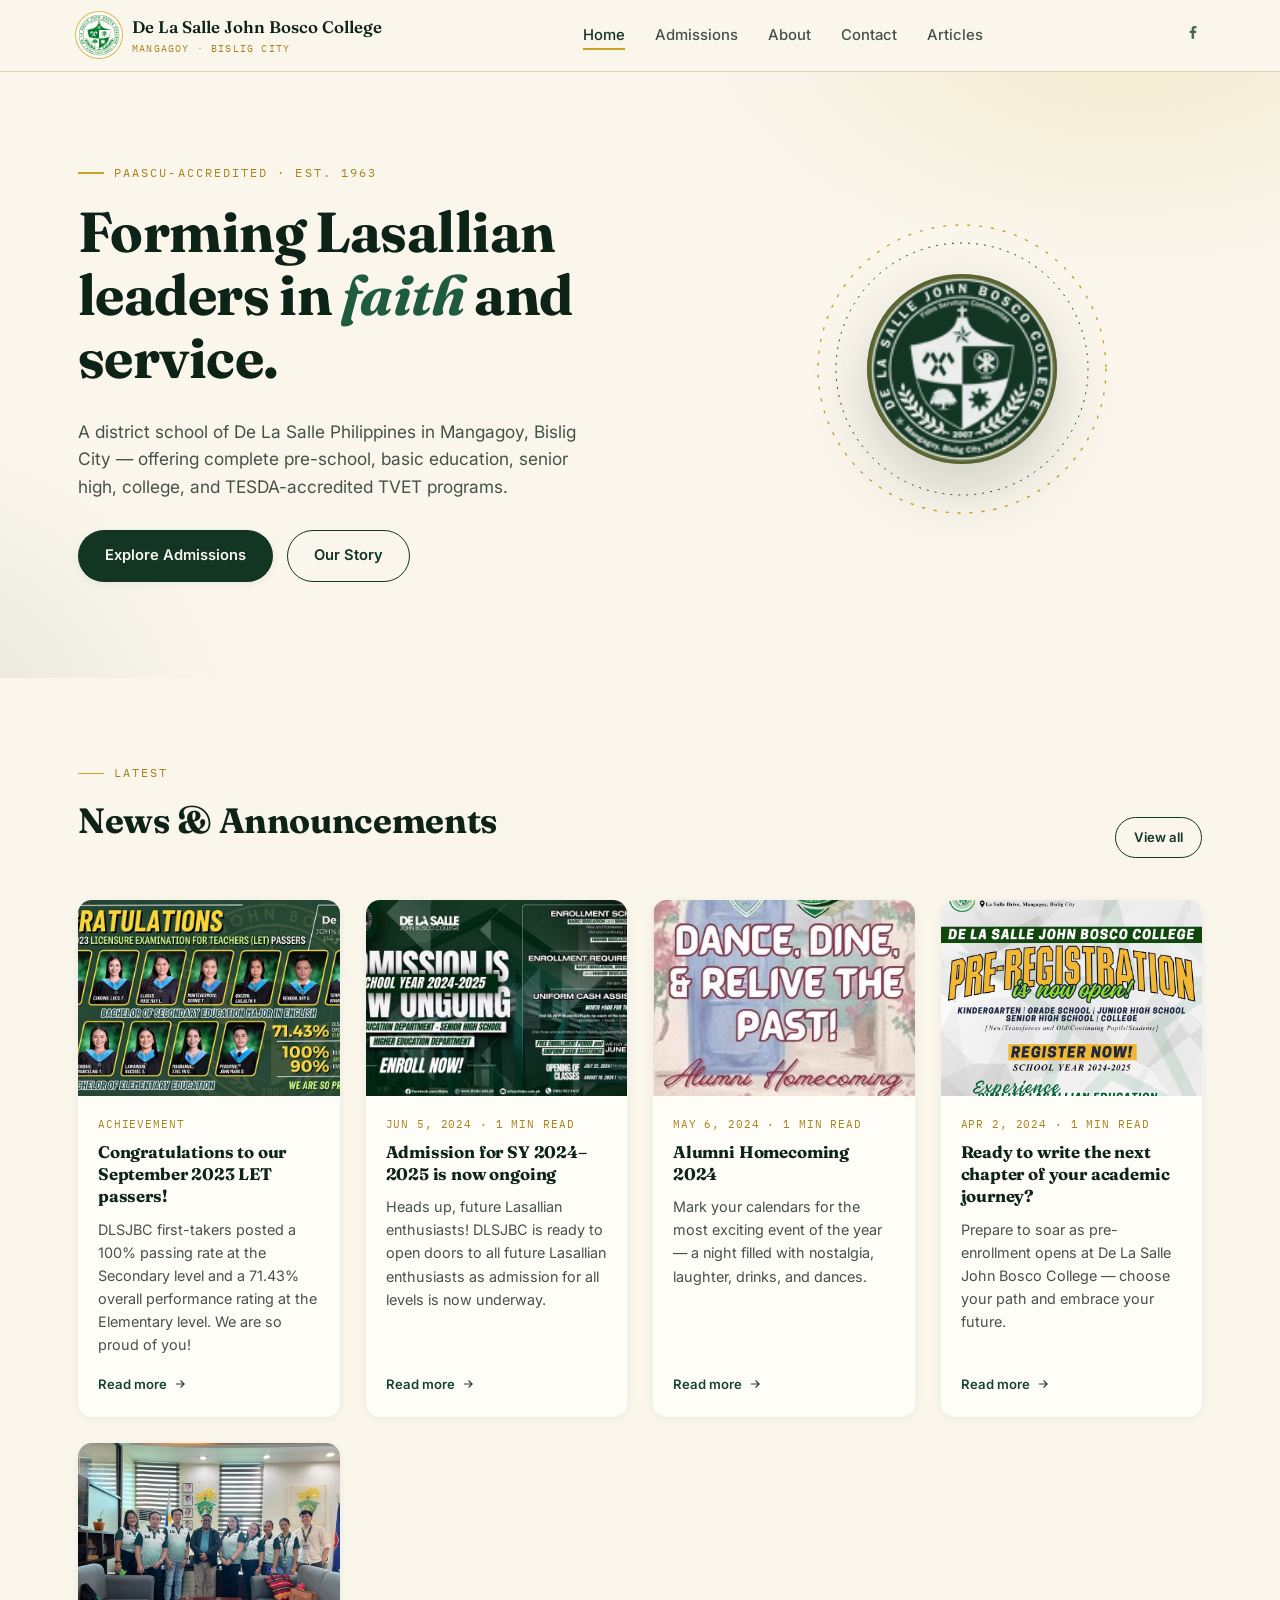
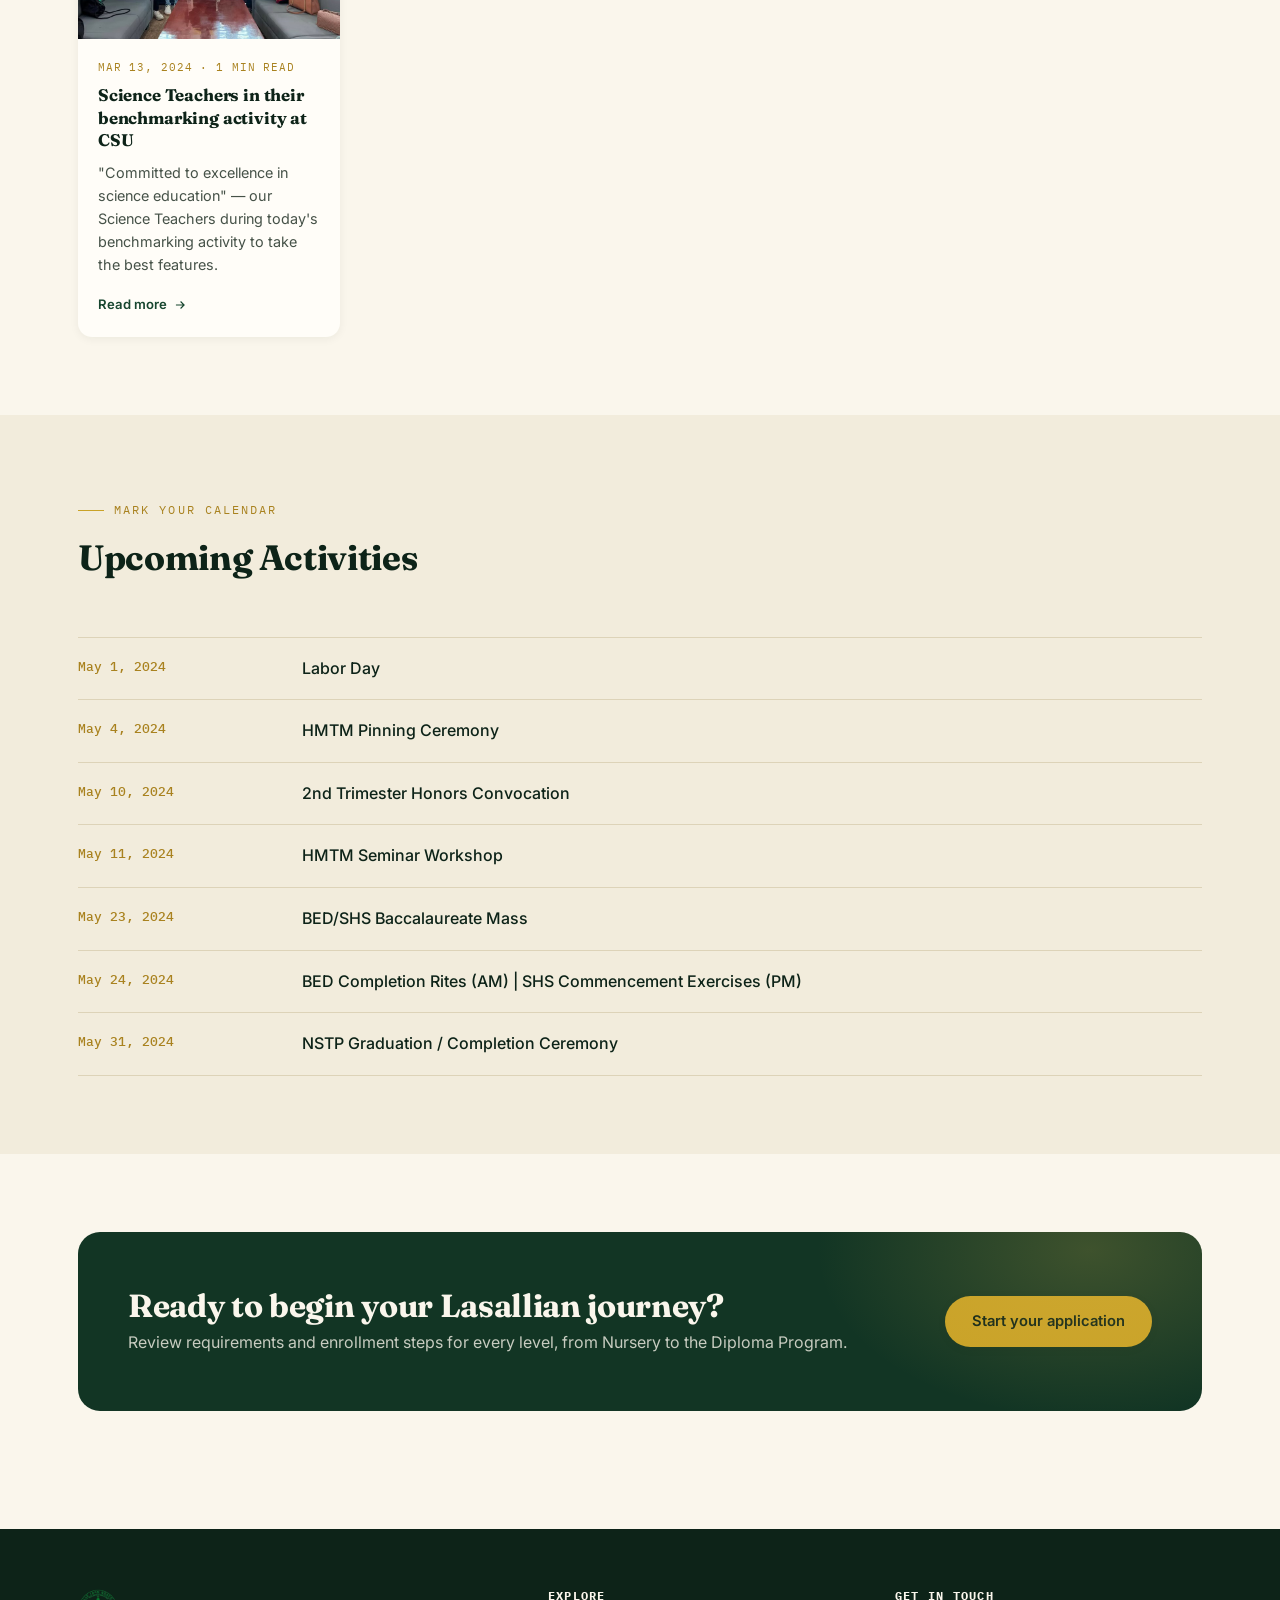
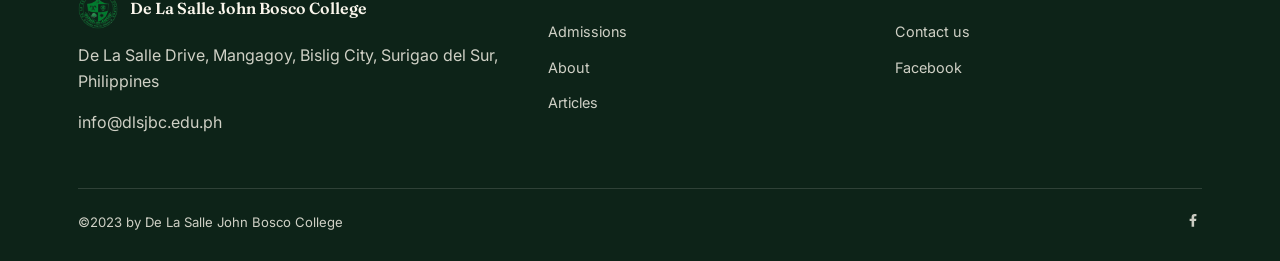
<file: website/index.html>
<!DOCTYPE html>
<html lang="en">
<head>
<meta charset="UTF-8">
<meta name="viewport" content="width=device-width, initial-scale=1">
<title>De La Salle John Bosco College</title>
<meta name="description" content="The De La Salle John Bosco College is a PAASCU-accredited Lasallian district school located in Mangagoy, Bislig, Surigao del Sur.">
<link rel="icon" href="assets/images/logo.png">
<link rel="stylesheet" href="assets/css/style.css">
</head>
<body>
<div class="scroll-progress"></div>

<header class="site-header">
  <div class="nav-row container">
    <a class="brand" href="index.html">
      <img src="assets/images/logo.png" alt="DLSJBC logo">
      <span>De La Salle John Bosco College<small>Mangagoy · Bislig City</small></span>
    </a>
    <button class="nav-toggle" aria-label="Toggle menu"><span></span><span></span><span></span></button>
    <ul class="main-nav">
      <li><a href="index.html">Home</a></li>
      <li><a href="admissions.html">Admissions</a></li>
      <li><a href="about.html">About</a></li>
      <li><a href="contact.html">Contact</a></li>
      <li><a href="articles.html">Articles</a></li>
    </ul>
    <div class="nav-social">
      <a href="https://www.facebook.com/dlsjbc" target="_blank" rel="noopener" aria-label="Facebook">
        <svg viewBox="0 0 24 24" fill="currentColor" aria-hidden="true"><path d="M13.5 21v-7.6h2.6l.4-3h-3v-1.9c0-.87.24-1.46 1.5-1.46h1.6V4.14A21 21 0 0 0 13.9 4c-2.24 0-3.77 1.37-3.77 3.88v2.52H7.5v3h2.63V21h3.37z"/></svg>
      </a>
    </div>
  </div>
</header>

<main>
  <section class="hero">
    <div class="container hero-grid">
      <div>
        <span class="eyebrow">PAASCU-accredited · Est. 1963</span>
        <h1>Forming Lasallian leaders in <em>faith</em> and service.</h1>
        <p class="hero-sub">A district school of De La Salle Philippines in Mangagoy, Bislig City — offering complete pre-school, basic education, senior high, college, and TESDA-accredited TVET programs.</p>
        <div class="hero-actions">
          <a class="btn btn-primary" href="admissions.html">Explore Admissions</a>
          <a class="btn btn-ghost" href="about.html">Our Story</a>
        </div>
      </div>
      <div class="seal-wrap" aria-hidden="true">
        <div class="seal-ring">
          <svg viewBox="0 0 300 300">
            <circle cx="150" cy="150" r="144" fill="none" stroke="#c9a227" stroke-width="1.4" stroke-dasharray="2 10" stroke-linecap="round"/>
            <circle cx="150" cy="150" r="126" fill="none" stroke="#123524" stroke-width="1" stroke-dasharray="1 7" stroke-linecap="round"/>
          </svg>
        </div>
        <div class="seal-core">
          <img src="assets/images/logo.png" alt="">
        </div>
      </div>
    </div>
  </section>

  <section id="news">
    <div class="container">
      <div class="section-head reveal">
        <div>
          <span class="eyebrow">Latest</span>
          <h2>News &amp; Announcements</h2>
        </div>
        <a class="btn btn-sm btn-ghost" href="articles.html">View all</a>
      </div>

      <div class="card-grid">
        <article class="news-card reveal">
          <a class="thumb" href="https://www.facebook.com/dlsjbc" target="_blank" rel="noopener">
            <img src="assets/images/news-let-passers-2023.jpg" alt="Congratulations to DLSJBC's September 2023 Licensure Examination for Teachers (LET) passers" loading="lazy">
          </a>
          <div class="body">
            <span class="date">Achievement</span>
            <h3><a href="https://www.facebook.com/dlsjbc" target="_blank" rel="noopener">Congratulations to our September 2023 LET passers!</a></h3>
            <p class="excerpt">DLSJBC first-takers posted a 100% passing rate at the Secondary level and a 71.43% overall performance rating at the Elementary level. We are so proud of you!</p>
            <a class="read-more" href="https://www.facebook.com/dlsjbc" target="_blank" rel="noopener">Read more
              <svg viewBox="0 0 24 24" fill="none" stroke="currentColor" stroke-width="2"><path d="M5 12h14M13 6l6 6-6 6"/></svg>
            </a>
          </div>
        </article>

        <article class="news-card reveal">
          <a class="thumb" href="https://www.dlsjbc.edu.ph/post/77e8c824" target="_blank" rel="noopener">
            <img src="assets/images/news-admission-sy2024-2025.jpg" alt="Admission for SY 2024-2025 is now ongoing" loading="lazy">
          </a>
          <div class="body">
            <span class="date">Jun 5, 2024 · 1 min read</span>
            <h3><a href="https://www.dlsjbc.edu.ph/post/77e8c824" target="_blank" rel="noopener">Admission for SY 2024–2025 is now ongoing</a></h3>
            <p class="excerpt">Heads up, future Lasallian enthusiasts! DLSJBC is ready to open doors to all future Lasallian enthusiasts as admission for all levels is now underway.</p>
            <a class="read-more" href="https://www.dlsjbc.edu.ph/post/77e8c824" target="_blank" rel="noopener">Read more
              <svg viewBox="0 0 24 24" fill="none" stroke="currentColor" stroke-width="2"><path d="M5 12h14M13 6l6 6-6 6"/></svg>
            </a>
          </div>
        </article>

        <article class="news-card reveal">
          <a class="thumb" href="https://www.dlsjbc.edu.ph/post/alumni-homecoming-2024" target="_blank" rel="noopener">
            <img src="assets/images/news-alumni-homecoming-2024.jpg" alt="Alumni Homecoming 2024" loading="lazy">
          </a>
          <div class="body">
            <span class="date">May 6, 2024 · 1 min read</span>
            <h3><a href="https://www.dlsjbc.edu.ph/post/alumni-homecoming-2024" target="_blank" rel="noopener">Alumni Homecoming 2024</a></h3>
            <p class="excerpt">Mark your calendars for the most exciting event of the year — a night filled with nostalgia, laughter, drinks, and dances.</p>
            <a class="read-more" href="https://www.dlsjbc.edu.ph/post/alumni-homecoming-2024" target="_blank" rel="noopener">Read more
              <svg viewBox="0 0 24 24" fill="none" stroke="currentColor" stroke-width="2"><path d="M5 12h14M13 6l6 6-6 6"/></svg>
            </a>
          </div>
        </article>

        <article class="news-card reveal">
          <a class="thumb" href="https://www.dlsjbc.edu.ph/post/7efae68e" target="_blank" rel="noopener">
            <img src="assets/images/news-preenrollment.jpg" alt="Ready to write the next chapter of your academic journey?" loading="lazy">
          </a>
          <div class="body">
            <span class="date">Apr 2, 2024 · 1 min read</span>
            <h3><a href="https://www.dlsjbc.edu.ph/post/7efae68e" target="_blank" rel="noopener">Ready to write the next chapter of your academic journey?</a></h3>
            <p class="excerpt">Prepare to soar as pre-enrollment opens at De La Salle John Bosco College — choose your path and embrace your future.</p>
            <a class="read-more" href="https://www.dlsjbc.edu.ph/post/7efae68e" target="_blank" rel="noopener">Read more
              <svg viewBox="0 0 24 24" fill="none" stroke="currentColor" stroke-width="2"><path d="M5 12h14M13 6l6 6-6 6"/></svg>
            </a>
          </div>
        </article>

        <article class="news-card reveal">
          <a class="thumb" href="https://www.dlsjbc.edu.ph/post/dlsjbc-science-teachers-in-their-benchmarking-activity-at-csu" target="_blank" rel="noopener">
            <img src="assets/images/news-science-teachers-csu.jpg" alt="DLSJBC Science Teachers in their benchmarking activity at CSU" loading="lazy">
          </a>
          <div class="body">
            <span class="date">Mar 13, 2024 · 1 min read</span>
            <h3><a href="https://www.dlsjbc.edu.ph/post/dlsjbc-science-teachers-in-their-benchmarking-activity-at-csu" target="_blank" rel="noopener">Science Teachers in their benchmarking activity at CSU</a></h3>
            <p class="excerpt">"Committed to excellence in science education" — our Science Teachers during today's benchmarking activity to take the best features.</p>
            <a class="read-more" href="https://www.dlsjbc.edu.ph/post/dlsjbc-science-teachers-in-their-benchmarking-activity-at-csu" target="_blank" rel="noopener">Read more
              <svg viewBox="0 0 24 24" fill="none" stroke="currentColor" stroke-width="2"><path d="M5 12h14M13 6l6 6-6 6"/></svg>
            </a>
          </div>
        </article>
      </div>
    </div>
  </section>

  <section class="alt-bg" id="calendar">
    <div class="container">
      <div class="section-head reveal">
        <div>
          <span class="eyebrow">Mark your calendar</span>
          <h2>Upcoming Activities</h2>
        </div>
      </div>
      <div class="calendar-list reveal">
        <div class="calendar-row">
          <span class="calendar-date">May 1, 2024</span>
          <span class="calendar-activity">Labor Day</span>
        </div>
        <div class="calendar-row">
          <span class="calendar-date">May 4, 2024</span>
          <span class="calendar-activity">HMTM Pinning Ceremony</span>
        </div>
        <div class="calendar-row">
          <span class="calendar-date">May 10, 2024</span>
          <span class="calendar-activity">2nd Trimester Honors Convocation</span>
        </div>
        <div class="calendar-row">
          <span class="calendar-date">May 11, 2024</span>
          <span class="calendar-activity">HMTM Seminar Workshop</span>
        </div>
        <div class="calendar-row">
          <span class="calendar-date">May 23, 2024</span>
          <span class="calendar-activity">BED/SHS Baccalaureate Mass</span>
        </div>
        <div class="calendar-row">
          <span class="calendar-date">May 24, 2024</span>
          <span class="calendar-activity">BED Completion Rites (AM) | SHS Commencement Exercises (PM)</span>
        </div>
        <div class="calendar-row">
          <span class="calendar-date">May 31, 2024</span>
          <span class="calendar-activity">NSTP Graduation / Completion Ceremony</span>
        </div>
      </div>
    </div>
  </section>

  <section>
    <div class="container">
      <div class="cta-band reveal">
        <div>
          <h2>Ready to begin your Lasallian journey?</h2>
          <p>Review requirements and enrollment steps for every level, from Nursery to the Diploma Program.</p>
        </div>
        <a class="btn btn-primary" href="admissions.html">Start your application</a>
      </div>
    </div>
  </section>
</main>

<footer class="site-footer">
  <div class="container">
    <div class="footer-grid">
      <div>
        <div class="footer-brand">
          <img src="assets/images/logo.png" alt="DLSJBC logo">
          <span>De La Salle John Bosco College</span>
        </div>
        <p>De La Salle Drive, Mangagoy, Bislig City, Surigao del Sur, Philippines</p>
        <p><a href="mailto:info@dlsjbc.edu.ph">info@dlsjbc.edu.ph</a></p>
      </div>
      <div class="footer-col">
        <h4>Explore</h4>
        <ul>
          <li><a href="admissions.html">Admissions</a></li>
          <li><a href="about.html">About</a></li>
          <li><a href="articles.html">Articles</a></li>
        </ul>
      </div>
      <div class="footer-col">
        <h4>Get in touch</h4>
        <ul>
          <li><a href="contact.html">Contact us</a></li>
          <li><a href="https://www.facebook.com/dlsjbc" target="_blank" rel="noopener">Facebook</a></li>
        </ul>
      </div>
    </div>
    <div class="footer-bottom">
      <span>©2023 by De La Salle John Bosco College</span>
      <span class="nav-social">
        <a href="https://www.facebook.com/dlsjbc" target="_blank" rel="noopener" aria-label="Facebook">
          <svg viewBox="0 0 24 24" fill="currentColor" aria-hidden="true"><path d="M13.5 21v-7.6h2.6l.4-3h-3v-1.9c0-.87.24-1.46 1.5-1.46h1.6V4.14A21 21 0 0 0 13.9 4c-2.24 0-3.77 1.37-3.77 3.88v2.52H7.5v3h2.63V21h3.37z"/></svg>
        </a>
      </span>
    </div>
  </div>
</footer>

<script src="assets/js/main.js"></script>
</body>
</html>
</file>
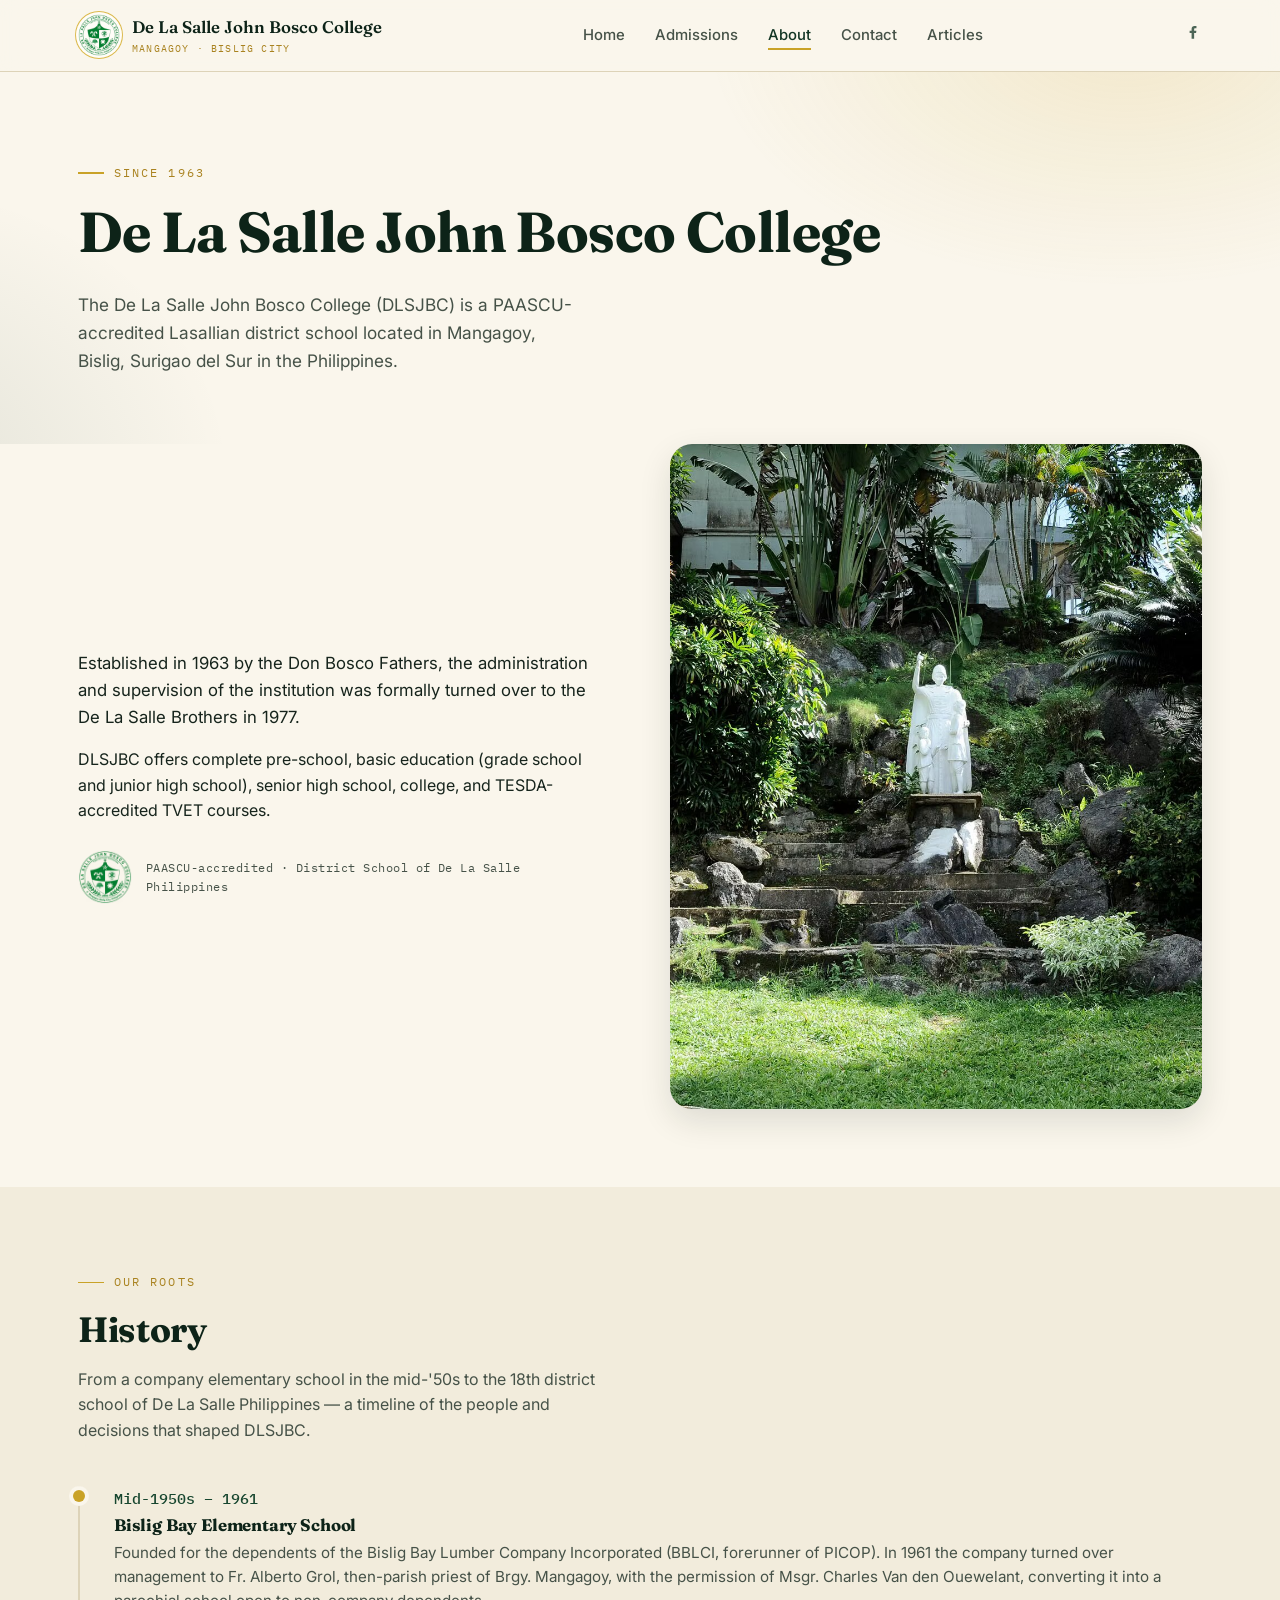
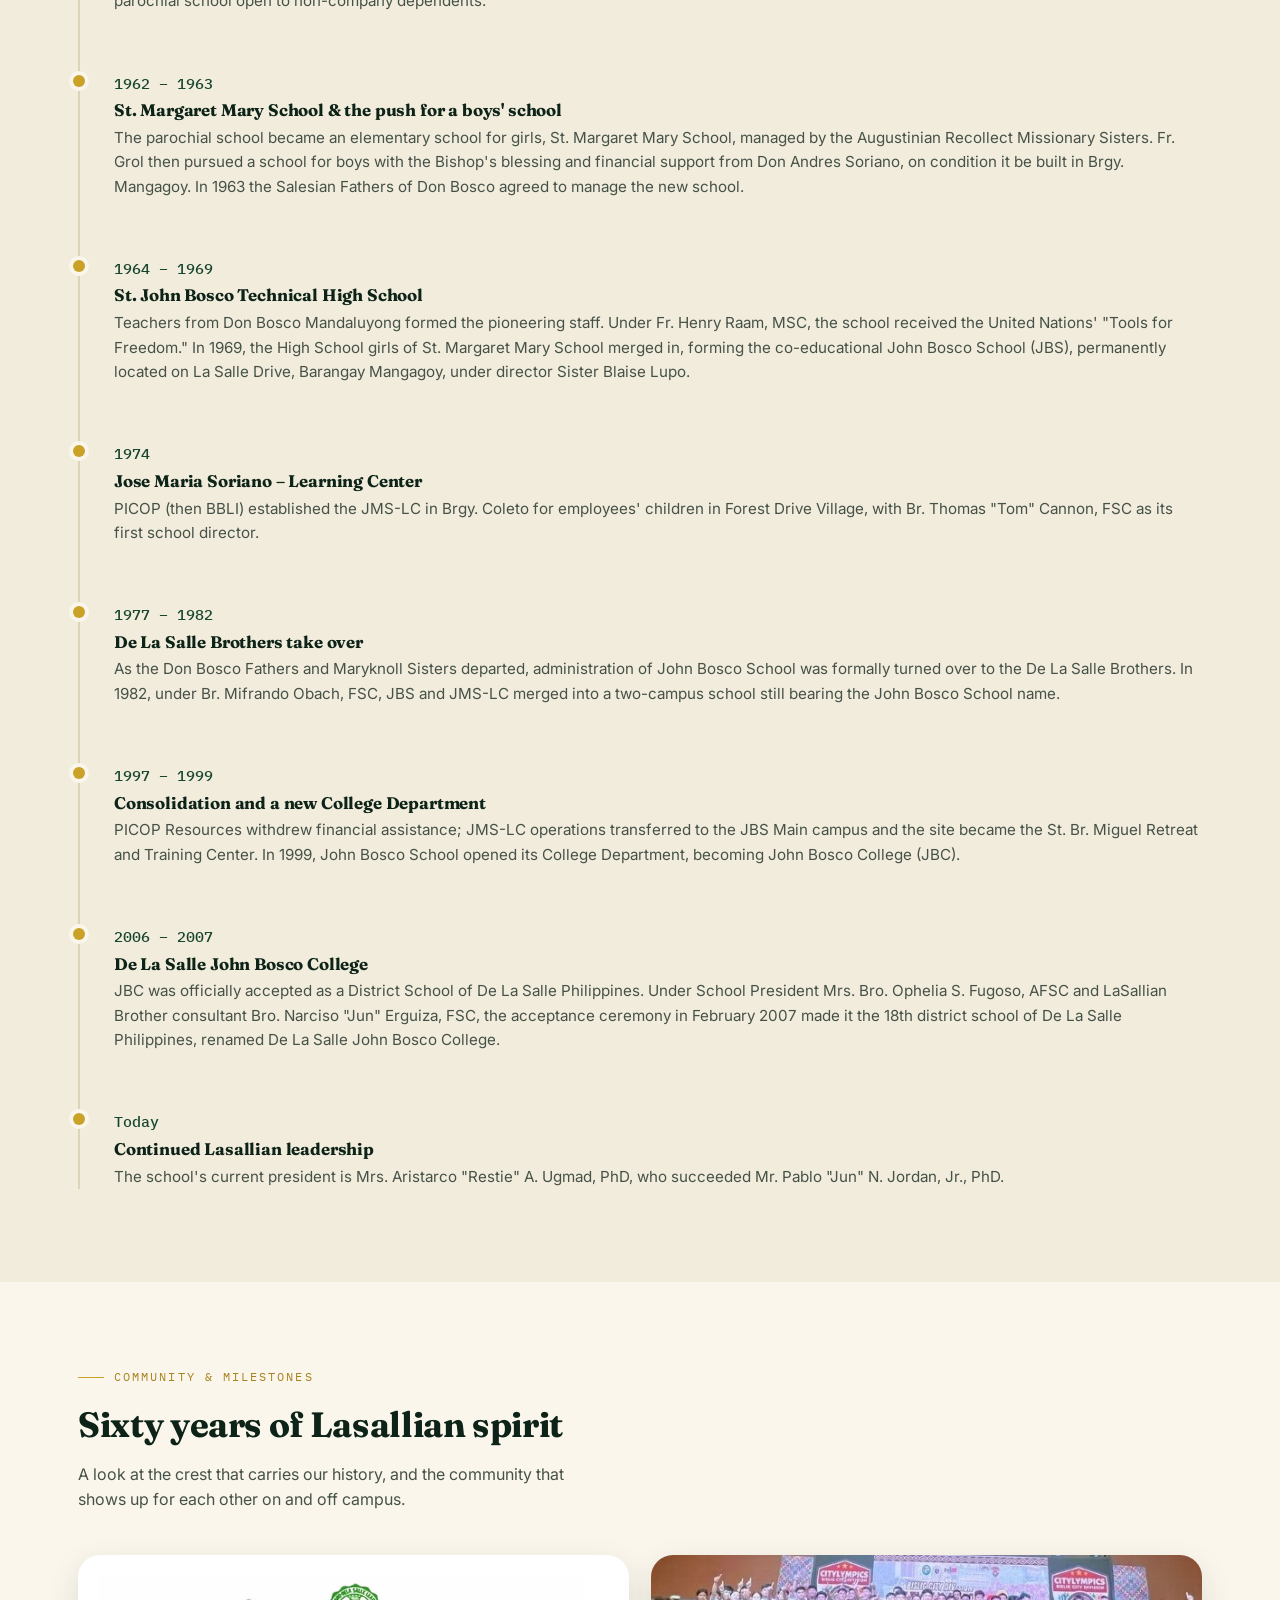
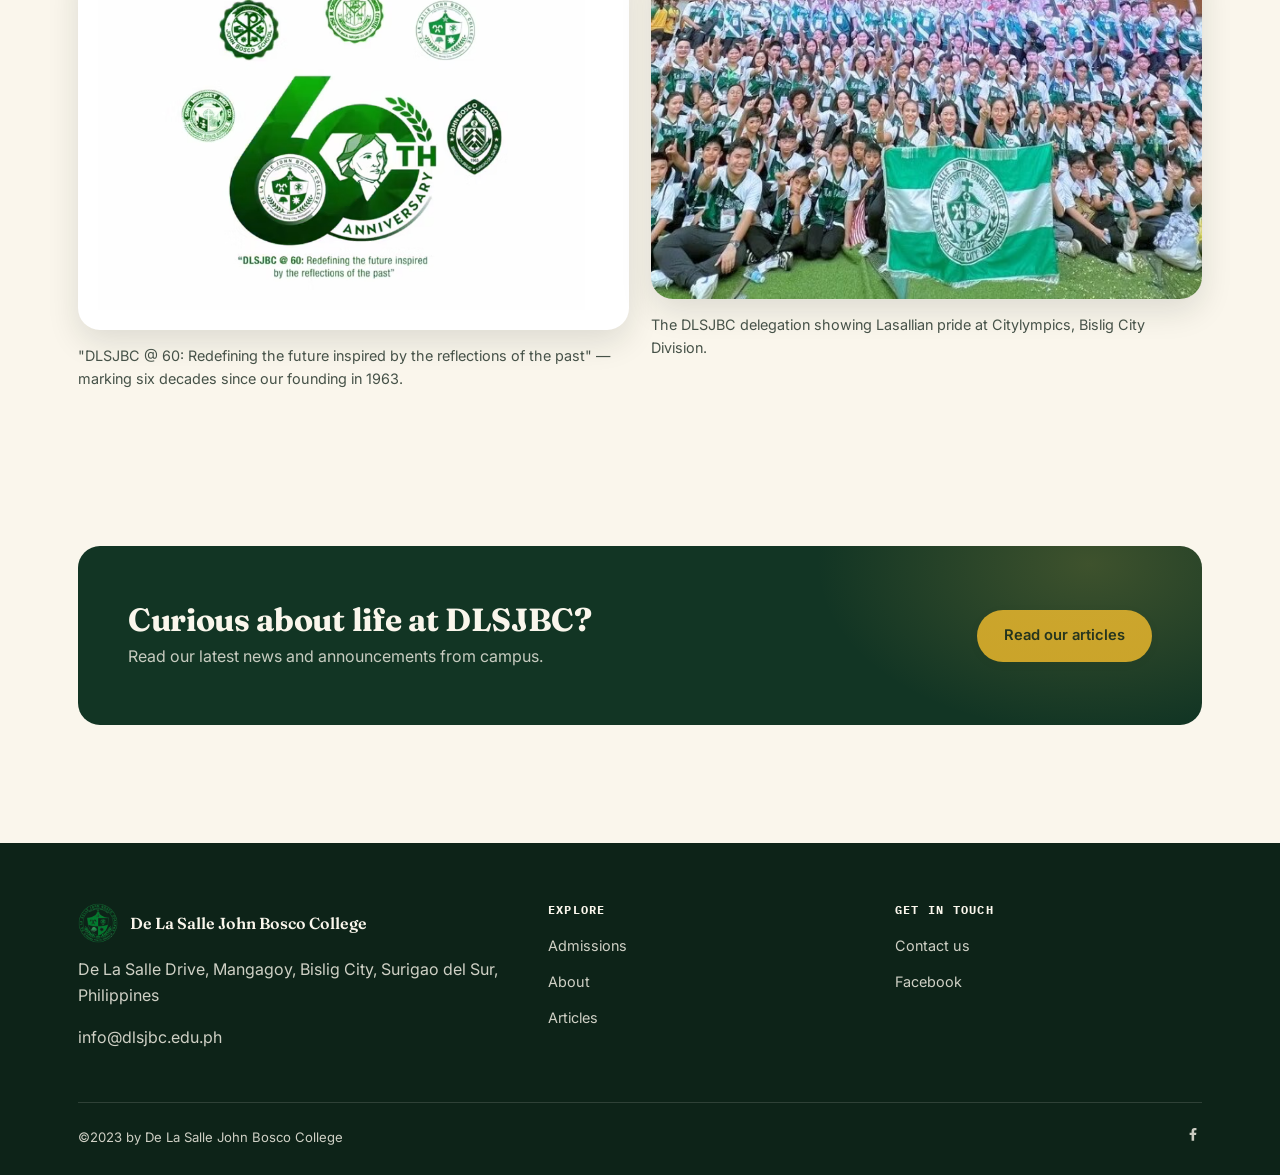
<file: website/about.html>
<!DOCTYPE html>
<html lang="en">
<head>
<meta charset="UTF-8">
<meta name="viewport" content="width=device-width, initial-scale=1">
<title>About | DLSJBC</title>
<meta name="description" content="The De La Salle John Bosco College (DLSJBC) is a PAASCU-accredited Lasallian district school located in Mangagoy, Bislig, Surigao del Sur in the Philippines.">
<link rel="icon" href="assets/images/logo.png">
<link rel="stylesheet" href="assets/css/style.css">
</head>
<body>
<div class="scroll-progress"></div>

<header class="site-header">
  <div class="nav-row container">
    <a class="brand" href="index.html">
      <img src="assets/images/logo.png" alt="DLSJBC logo">
      <span>De La Salle John Bosco College<small>Mangagoy · Bislig City</small></span>
    </a>
    <button class="nav-toggle" aria-label="Toggle menu"><span></span><span></span><span></span></button>
    <ul class="main-nav">
      <li><a href="index.html">Home</a></li>
      <li><a href="admissions.html">Admissions</a></li>
      <li><a href="about.html">About</a></li>
      <li><a href="contact.html">Contact</a></li>
      <li><a href="articles.html">Articles</a></li>
    </ul>
    <div class="nav-social">
      <a href="https://www.facebook.com/dlsjbc" target="_blank" rel="noopener" aria-label="Facebook">
        <svg viewBox="0 0 24 24" fill="currentColor" aria-hidden="true"><path d="M13.5 21v-7.6h2.6l.4-3h-3v-1.9c0-.87.24-1.46 1.5-1.46h1.6V4.14A21 21 0 0 0 13.9 4c-2.24 0-3.77 1.37-3.77 3.88v2.52H7.5v3h2.63V21h3.37z"/></svg>
      </a>
    </div>
  </div>
</header>

<main>
  <section class="hero" style="padding-bottom:40px;">
    <div class="container">
      <span class="eyebrow reveal">Since 1963</span>
      <h1 class="reveal" style="max-width:22ch;">De La Salle John Bosco College</h1>
      <p class="hero-sub reveal">The De La Salle John Bosco College (DLSJBC) is a PAASCU-accredited Lasallian district school located in Mangagoy, Bislig, Surigao del Sur in the Philippines.</p>
    </div>
  </section>

  <section style="padding-top:0;">
    <div class="container about-intro-grid">
      <div class="reveal">
        <p style="font-size:1.05rem;">Established in 1963 by the Don Bosco Fathers, the administration and supervision of the institution was formally turned over to the De La Salle Brothers in 1977.</p>
        <p>DLSJBC offers complete pre-school, basic education (grade school and junior high school), senior high school, college, and TESDA-accredited TVET courses.</p>
        <div class="badge-row">
          <img src="assets/images/logo.png" alt="DLSJBC seal">
          <span>PAASCU-accredited · District School of De La Salle Philippines</span>
        </div>
      </div>
      <img class="reveal" src="assets/images/about-campus-portrait.jpeg" alt="DLSJBC campus" loading="lazy">
    </div>
  </section>

  <section class="alt-bg">
    <div class="container">
      <div class="section-head reveal">
        <div>
          <span class="eyebrow">Our roots</span>
          <h2>History</h2>
          <p>From a company elementary school in the mid-'50s to the 18th district school of De La Salle Philippines — a timeline of the people and decisions that shaped DLSJBC.</p>
        </div>
      </div>

      <div class="timeline reveal">
        <div class="timeline-item">
          <div class="timeline-year">Mid-1950s – 1961</div>
          <h4>Bislig Bay Elementary School</h4>
          <p>Founded for the dependents of the Bislig Bay Lumber Company Incorporated (BBLCI, forerunner of PICOP). In 1961 the company turned over management to Fr. Alberto Grol, then-parish priest of Brgy. Mangagoy, with the permission of Msgr. Charles Van den Ouewelant, converting it into a parochial school open to non-company dependents.</p>
        </div>
        <div class="timeline-item">
          <div class="timeline-year">1962 – 1963</div>
          <h4>St. Margaret Mary School &amp; the push for a boys' school</h4>
          <p>The parochial school became an elementary school for girls, St. Margaret Mary School, managed by the Augustinian Recollect Missionary Sisters. Fr. Grol then pursued a school for boys with the Bishop's blessing and financial support from Don Andres Soriano, on condition it be built in Brgy. Mangagoy. In 1963 the Salesian Fathers of Don Bosco agreed to manage the new school.</p>
        </div>
        <div class="timeline-item">
          <div class="timeline-year">1964 – 1969</div>
          <h4>St. John Bosco Technical High School</h4>
          <p>Teachers from Don Bosco Mandaluyong formed the pioneering staff. Under Fr. Henry Raam, MSC, the school received the United Nations' "Tools for Freedom." In 1969, the High School girls of St. Margaret Mary School merged in, forming the co-educational John Bosco School (JBS), permanently located on La Salle Drive, Barangay Mangagoy, under director Sister Blaise Lupo.</p>
        </div>
        <div class="timeline-item">
          <div class="timeline-year">1974</div>
          <h4>Jose Maria Soriano – Learning Center</h4>
          <p>PICOP (then BBLI) established the JMS-LC in Brgy. Coleto for employees' children in Forest Drive Village, with Br. Thomas "Tom" Cannon, FSC as its first school director.</p>
        </div>
        <div class="timeline-item">
          <div class="timeline-year">1977 – 1982</div>
          <h4>De La Salle Brothers take over</h4>
          <p>As the Don Bosco Fathers and Maryknoll Sisters departed, administration of John Bosco School was formally turned over to the De La Salle Brothers. In 1982, under Br. Mifrando Obach, FSC, JBS and JMS-LC merged into a two-campus school still bearing the John Bosco School name.</p>
        </div>
        <div class="timeline-item">
          <div class="timeline-year">1997 – 1999</div>
          <h4>Consolidation and a new College Department</h4>
          <p>PICOP Resources withdrew financial assistance; JMS-LC operations transferred to the JBS Main campus and the site became the St. Br. Miguel Retreat and Training Center. In 1999, John Bosco School opened its College Department, becoming John Bosco College (JBC).</p>
        </div>
        <div class="timeline-item">
          <div class="timeline-year">2006 – 2007</div>
          <h4>De La Salle John Bosco College</h4>
          <p>JBC was officially accepted as a District School of De La Salle Philippines. Under School President Mrs. Bro. Ophelia S. Fugoso, AFSC and LaSallian Brother consultant Bro. Narciso "Jun" Erguiza, FSC, the acceptance ceremony in February 2007 made it the 18th district school of De La Salle Philippines, renamed De La Salle John Bosco College.</p>
        </div>
        <div class="timeline-item">
          <div class="timeline-year">Today</div>
          <h4>Continued Lasallian leadership</h4>
          <p>The school's current president is Mrs. Aristarco "Restie" A. Ugmad, PhD, who succeeded Mr. Pablo "Jun" N. Jordan, Jr., PhD.</p>
        </div>
      </div>
    </div>
  </section>

  <section>
    <div class="container">
      <div class="section-head reveal">
        <div>
          <span class="eyebrow">Community &amp; milestones</span>
          <h2>Sixty years of Lasallian spirit</h2>
          <p>A look at the crest that carries our history, and the community that shows up for each other on and off campus.</p>
        </div>
      </div>
      <div class="req-grid" style="grid-template-columns: 1fr 1fr;">
        <figure class="reveal" style="margin:0;">
          <img src="assets/images/milestone-60th-anniversary.png" alt="DLSJBC @ 60: Redefining the future inspired by the reflections of the past" style="border-radius:var(--radius-lg); box-shadow:var(--shadow-md); background:#fff; padding:20px;">
          <figcaption style="margin-top:14px; font-size:.9rem; color:var(--ink-soft);">"DLSJBC @ 60: Redefining the future inspired by the reflections of the past" — marking six decades since our founding in 1963.</figcaption>
        </figure>
        <figure class="reveal" style="margin:0;">
          <img src="assets/images/community-citylympics.jpg" alt="DLSJBC delegation at Citylympics, Bislig City Division" style="border-radius:var(--radius-lg); box-shadow:var(--shadow-md); aspect-ratio:16/10; object-fit:cover; width:100%;">
          <figcaption style="margin-top:14px; font-size:.9rem; color:var(--ink-soft);">The DLSJBC delegation showing Lasallian pride at Citylympics, Bislig City Division.</figcaption>
        </figure>
      </div>
    </div>
  </section>

  <section>
    <div class="container">
      <div class="cta-band reveal">
        <div>
          <h2>Curious about life at DLSJBC?</h2>
          <p>Read our latest news and announcements from campus.</p>
        </div>
        <a class="btn btn-primary" href="articles.html">Read our articles</a>
      </div>
    </div>
  </section>
</main>

<footer class="site-footer">
  <div class="container">
    <div class="footer-grid">
      <div>
        <div class="footer-brand">
          <img src="assets/images/logo.png" alt="DLSJBC logo">
          <span>De La Salle John Bosco College</span>
        </div>
        <p>De La Salle Drive, Mangagoy, Bislig City, Surigao del Sur, Philippines</p>
        <p><a href="mailto:info@dlsjbc.edu.ph">info@dlsjbc.edu.ph</a></p>
      </div>
      <div class="footer-col">
        <h4>Explore</h4>
        <ul>
          <li><a href="admissions.html">Admissions</a></li>
          <li><a href="about.html">About</a></li>
          <li><a href="articles.html">Articles</a></li>
        </ul>
      </div>
      <div class="footer-col">
        <h4>Get in touch</h4>
        <ul>
          <li><a href="contact.html">Contact us</a></li>
          <li><a href="https://www.facebook.com/dlsjbc" target="_blank" rel="noopener">Facebook</a></li>
        </ul>
      </div>
    </div>
    <div class="footer-bottom">
      <span>©2023 by De La Salle John Bosco College</span>
      <span class="nav-social">
        <a href="https://www.facebook.com/dlsjbc" target="_blank" rel="noopener" aria-label="Facebook">
          <svg viewBox="0 0 24 24" fill="currentColor" aria-hidden="true"><path d="M13.5 21v-7.6h2.6l.4-3h-3v-1.9c0-.87.24-1.46 1.5-1.46h1.6V4.14A21 21 0 0 0 13.9 4c-2.24 0-3.77 1.37-3.77 3.88v2.52H7.5v3h2.63V21h3.37z"/></svg>
        </a>
      </span>
    </div>
  </div>
</footer>

<script src="assets/js/main.js"></script>
</body>
</html>
</file>
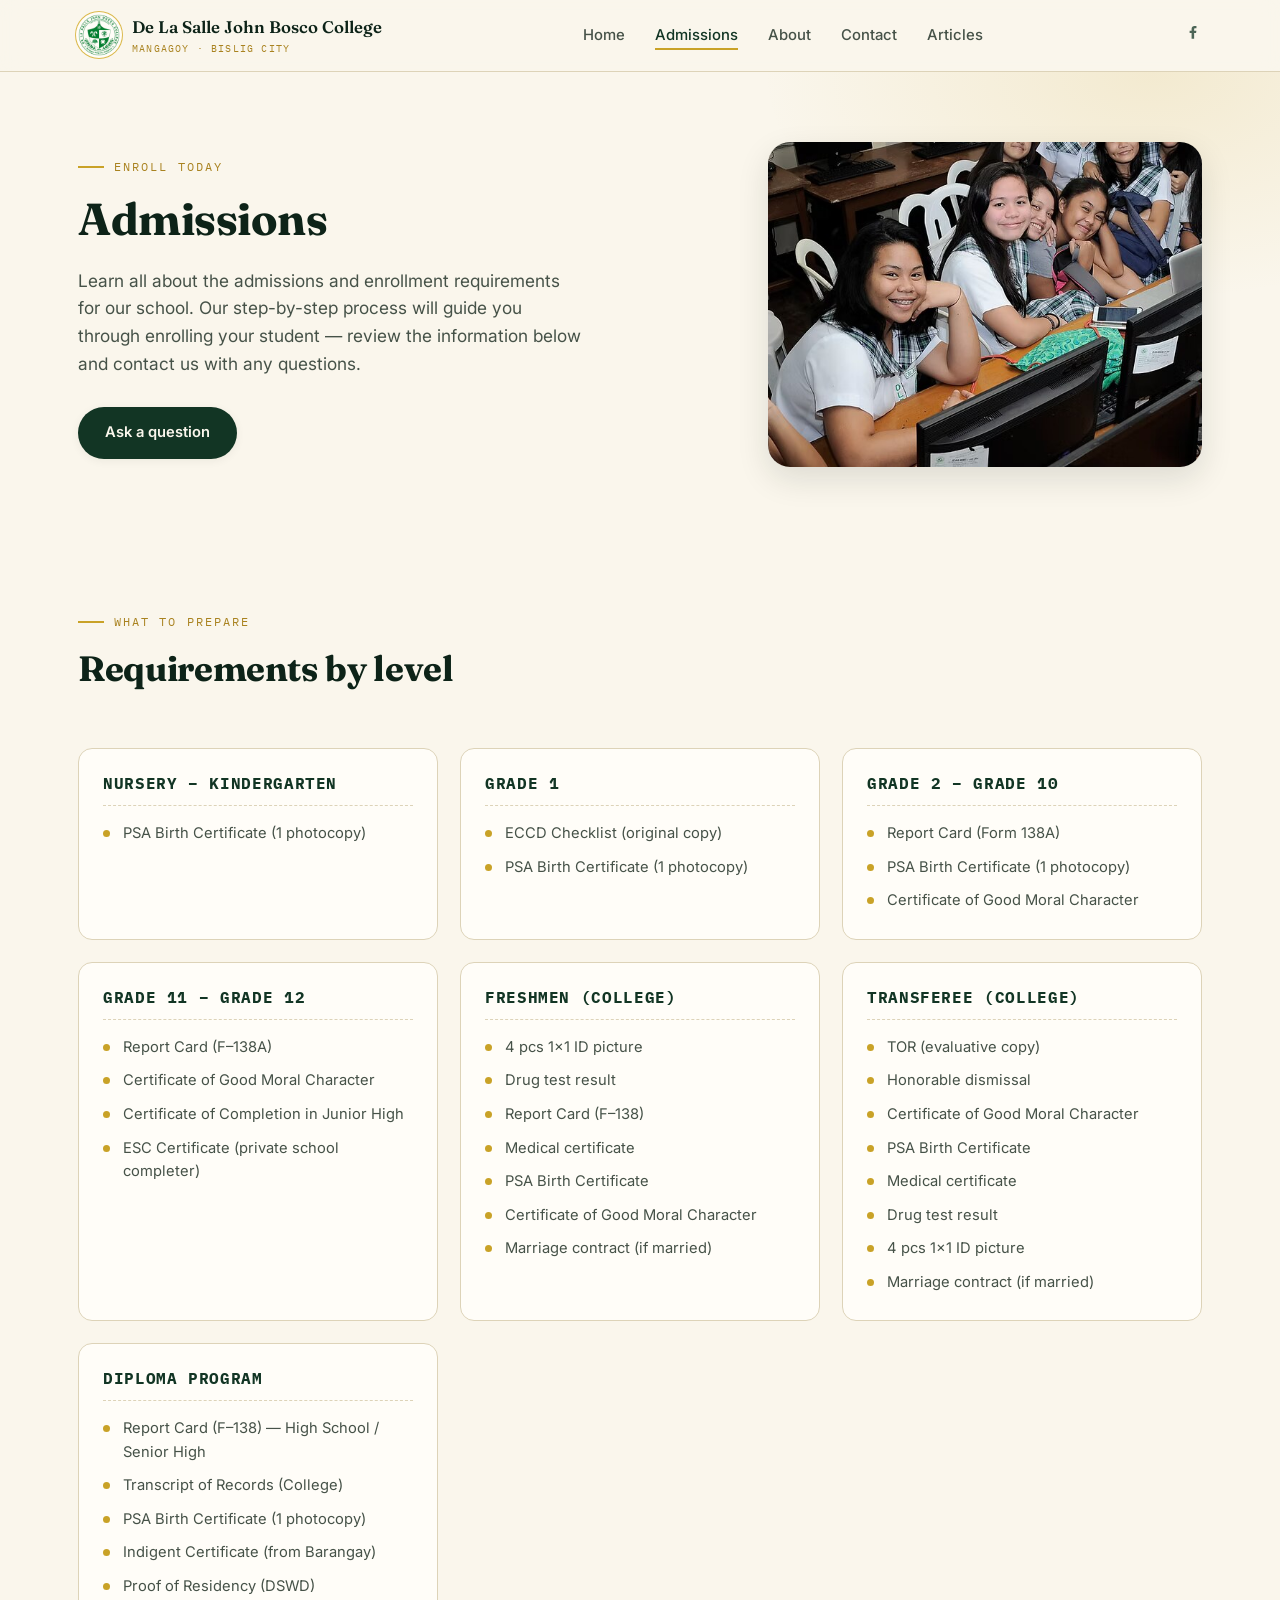
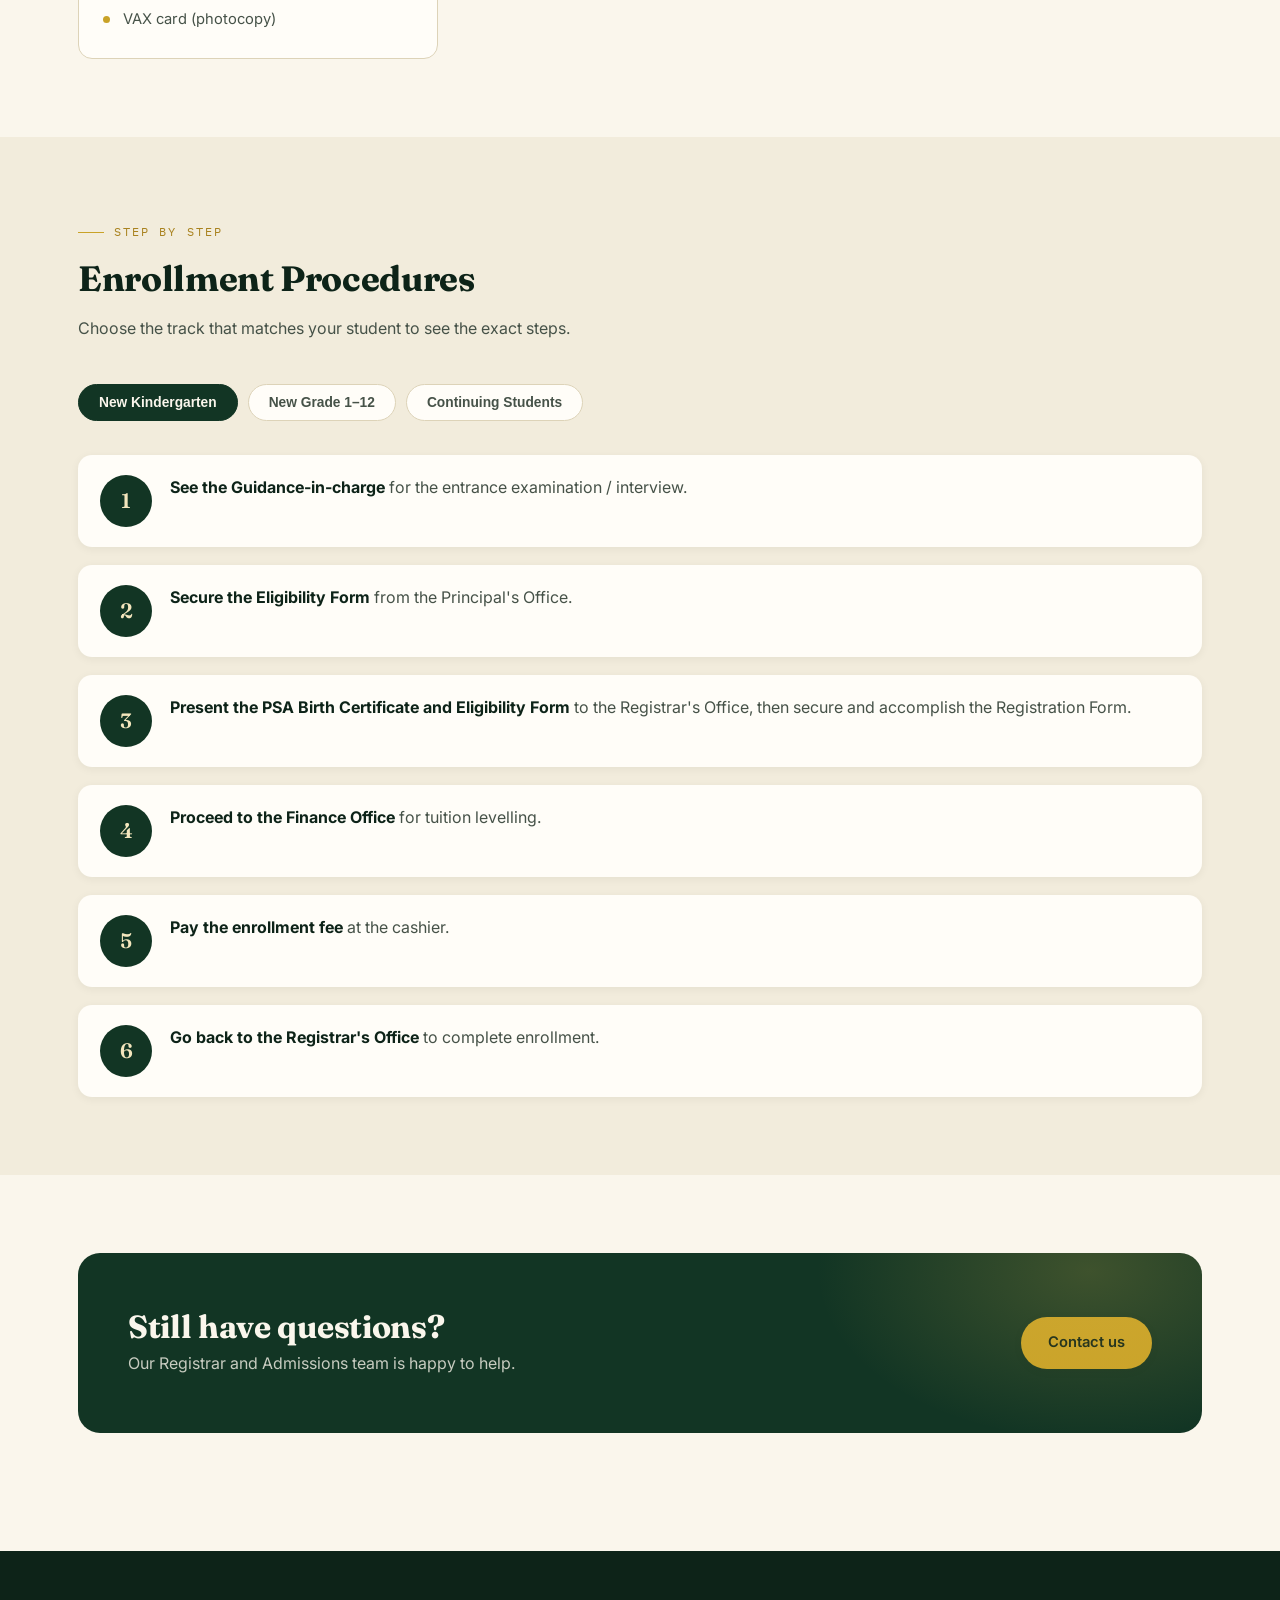
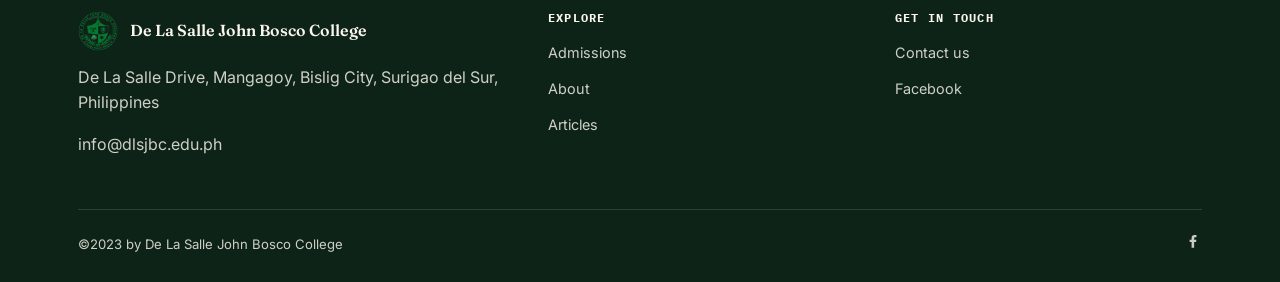
<file: website/admissions.html>
<!DOCTYPE html>
<html lang="en">
<head>
<meta charset="UTF-8">
<meta name="viewport" content="width=device-width, initial-scale=1">
<title>Admissions | DLSJBC</title>
<link rel="icon" href="assets/images/logo.png">
<link rel="stylesheet" href="assets/css/style.css">
</head>
<body>
<div class="scroll-progress"></div>

<header class="site-header">
  <div class="nav-row container">
    <a class="brand" href="index.html">
      <img src="assets/images/logo.png" alt="DLSJBC logo">
      <span>De La Salle John Bosco College<small>Mangagoy · Bislig City</small></span>
    </a>
    <button class="nav-toggle" aria-label="Toggle menu"><span></span><span></span><span></span></button>
    <ul class="main-nav">
      <li><a href="index.html">Home</a></li>
      <li><a href="admissions.html">Admissions</a></li>
      <li><a href="about.html">About</a></li>
      <li><a href="contact.html">Contact</a></li>
      <li><a href="articles.html">Articles</a></li>
    </ul>
    <div class="nav-social">
      <a href="https://www.facebook.com/dlsjbc" target="_blank" rel="noopener" aria-label="Facebook">
        <svg viewBox="0 0 24 24" fill="currentColor" aria-hidden="true"><path d="M13.5 21v-7.6h2.6l.4-3h-3v-1.9c0-.87.24-1.46 1.5-1.46h1.6V4.14A21 21 0 0 0 13.9 4c-2.24 0-3.77 1.37-3.77 3.88v2.52H7.5v3h2.63V21h3.37z"/></svg>
      </a>
    </div>
  </div>
</header>

<main>
  <section class="page-banner">
    <div class="container page-banner-inner">
      <div>
        <span class="eyebrow reveal">Enroll today</span>
        <h1 class="reveal">Admissions</h1>
        <p class="hero-sub reveal">Learn all about the admissions and enrollment requirements for our school. Our step-by-step process will guide you through enrolling your student — review the information below and contact us with any questions.</p>
        <a class="btn btn-primary reveal" href="contact.html">Ask a question</a>
      </div>
      <img class="reveal" src="assets/images/admissions-buildings.jpg" alt="DLSJBC buildings and facilities" loading="lazy">
    </div>
  </section>

  <section>
    <div class="container">
      <div class="section-head reveal">
        <div>
          <span class="eyebrow">What to prepare</span>
          <h2>Requirements by level</h2>
        </div>
      </div>

      <div class="req-grid">
        <div class="req-card reveal">
          <h3>Nursery – Kindergarten</h3>
          <ul>
            <li>PSA Birth Certificate (1 photocopy)</li>
          </ul>
        </div>

        <div class="req-card reveal">
          <h3>Grade 1</h3>
          <ul>
            <li>ECCD Checklist (original copy)</li>
            <li>PSA Birth Certificate (1 photocopy)</li>
          </ul>
        </div>

        <div class="req-card reveal">
          <h3>Grade 2 – Grade 10</h3>
          <ul>
            <li>Report Card (Form 138A)</li>
            <li>PSA Birth Certificate (1 photocopy)</li>
            <li>Certificate of Good Moral Character</li>
          </ul>
        </div>

        <div class="req-card reveal">
          <h3>Grade 11 – Grade 12</h3>
          <ul>
            <li>Report Card (F–138A)</li>
            <li>Certificate of Good Moral Character</li>
            <li>Certificate of Completion in Junior High</li>
            <li>ESC Certificate (private school completer)</li>
          </ul>
        </div>

        <div class="req-card reveal">
          <h3>Freshmen (College)</h3>
          <ul>
            <li>4 pcs 1x1 ID picture</li>
            <li>Drug test result</li>
            <li>Report Card (F–138)</li>
            <li>Medical certificate</li>
            <li>PSA Birth Certificate</li>
            <li>Certificate of Good Moral Character</li>
            <li>Marriage contract (if married)</li>
          </ul>
        </div>

        <div class="req-card reveal">
          <h3>Transferee (College)</h3>
          <ul>
            <li>TOR (evaluative copy)</li>
            <li>Honorable dismissal</li>
            <li>Certificate of Good Moral Character</li>
            <li>PSA Birth Certificate</li>
            <li>Medical certificate</li>
            <li>Drug test result</li>
            <li>4 pcs 1x1 ID picture</li>
            <li>Marriage contract (if married)</li>
          </ul>
        </div>

        <div class="req-card reveal">
          <h3>Diploma Program</h3>
          <ul>
            <li>Report Card (F–138) — High School / Senior High</li>
            <li>Transcript of Records (College)</li>
            <li>PSA Birth Certificate (1 photocopy)</li>
            <li>Indigent Certificate (from Barangay)</li>
            <li>Proof of Residency (DSWD)</li>
            <li>VAX card (photocopy)</li>
          </ul>
        </div>
      </div>
    </div>
  </section>

  <section class="alt-bg">
    <div class="container">
      <div class="section-head reveal">
        <div>
          <span class="eyebrow">Step by step</span>
          <h2>Enrollment Procedures</h2>
          <p>Choose the track that matches your student to see the exact steps.</p>
        </div>
      </div>

      <div class="tabs reveal">
        <button class="tab-btn is-active" data-tab="tab-kinder">New Kindergarten</button>
        <button class="tab-btn" data-tab="tab-g1g12">New Grade 1–12</button>
        <button class="tab-btn" data-tab="tab-continuing">Continuing Students</button>
      </div>

      <div class="tab-panel is-active" id="tab-kinder">
        <div class="steps">
          <div class="step"><p><strong>See the Guidance-in-charge</strong> for the entrance examination / interview.</p></div>
          <div class="step"><p><strong>Secure the Eligibility Form</strong> from the Principal's Office.</p></div>
          <div class="step"><p><strong>Present the PSA Birth Certificate and Eligibility Form</strong> to the Registrar's Office, then secure and accomplish the Registration Form.</p></div>
          <div class="step"><p><strong>Proceed to the Finance Office</strong> for tuition levelling.</p></div>
          <div class="step"><p><strong>Pay the enrollment fee</strong> at the cashier.</p></div>
          <div class="step"><p><strong>Go back to the Registrar's Office</strong> to complete enrollment.</p></div>
        </div>
      </div>

      <div class="tab-panel" id="tab-g1g12">
        <div class="steps">
          <div class="step"><p><strong>Present the admission requirements</strong> at the Registrar's Office.</p></div>
          <div class="step"><p><strong>Secure and accomplish</strong> the Registration Form.</p></div>
          <div class="step"><p><strong>Proceed to the Finance Office</strong> for tuition levelling.</p></div>
          <div class="step"><p><strong>Pay the enrollment fee</strong> at the cashier.</p></div>
          <div class="step"><p><strong>Go back to the Registrar's Office</strong> to complete enrollment.</p></div>
        </div>
      </div>

      <div class="tab-panel" id="tab-continuing">
        <div class="steps">
          <div class="step"><p><strong>Present the original report card</strong> to the Registrar's Office.</p></div>
          <div class="step"><p><strong>Secure and accomplish</strong> the Registration Form.</p></div>
          <div class="step"><p><strong>Proceed to the Finance Office</strong> for tuition levelling.</p></div>
          <div class="step"><p><strong>Pay the enrollment fee</strong> at the cashier.</p></div>
          <div class="step"><p><strong>Go back to the Registrar's Office</strong> to complete enrollment.</p></div>
        </div>
      </div>
    </div>
  </section>

  <section>
    <div class="container">
      <div class="cta-band reveal">
        <div>
          <h2>Still have questions?</h2>
          <p>Our Registrar and Admissions team is happy to help.</p>
        </div>
        <a class="btn btn-primary" href="contact.html">Contact us</a>
      </div>
    </div>
  </section>
</main>

<footer class="site-footer">
  <div class="container">
    <div class="footer-grid">
      <div>
        <div class="footer-brand">
          <img src="assets/images/logo.png" alt="DLSJBC logo">
          <span>De La Salle John Bosco College</span>
        </div>
        <p>De La Salle Drive, Mangagoy, Bislig City, Surigao del Sur, Philippines</p>
        <p><a href="mailto:info@dlsjbc.edu.ph">info@dlsjbc.edu.ph</a></p>
      </div>
      <div class="footer-col">
        <h4>Explore</h4>
        <ul>
          <li><a href="admissions.html">Admissions</a></li>
          <li><a href="about.html">About</a></li>
          <li><a href="articles.html">Articles</a></li>
        </ul>
      </div>
      <div class="footer-col">
        <h4>Get in touch</h4>
        <ul>
          <li><a href="contact.html">Contact us</a></li>
          <li><a href="https://www.facebook.com/dlsjbc" target="_blank" rel="noopener">Facebook</a></li>
        </ul>
      </div>
    </div>
    <div class="footer-bottom">
      <span>©2023 by De La Salle John Bosco College</span>
      <span class="nav-social">
        <a href="https://www.facebook.com/dlsjbc" target="_blank" rel="noopener" aria-label="Facebook">
          <svg viewBox="0 0 24 24" fill="currentColor" aria-hidden="true"><path d="M13.5 21v-7.6h2.6l.4-3h-3v-1.9c0-.87.24-1.46 1.5-1.46h1.6V4.14A21 21 0 0 0 13.9 4c-2.24 0-3.77 1.37-3.77 3.88v2.52H7.5v3h2.63V21h3.37z"/></svg>
        </a>
      </span>
    </div>
  </div>
</footer>

<script src="assets/js/main.js"></script>
</body>
</html>
</file>
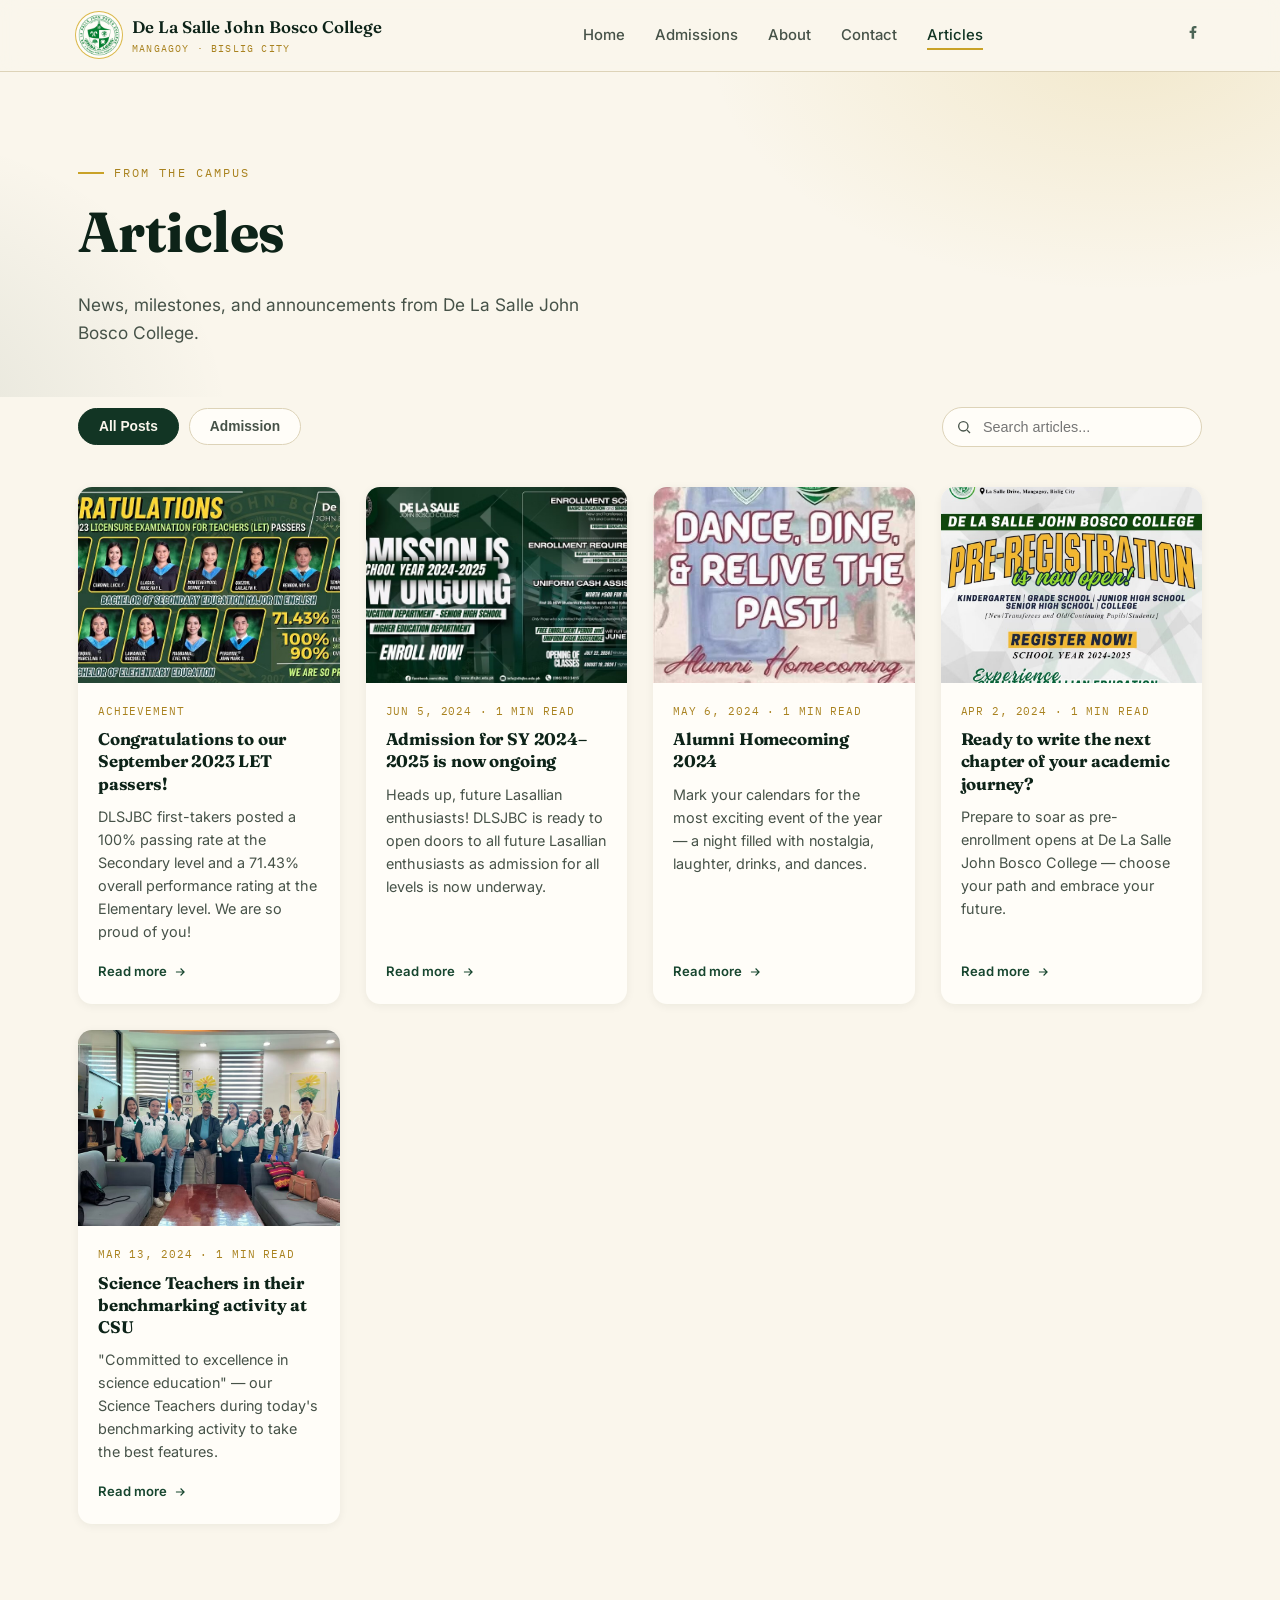
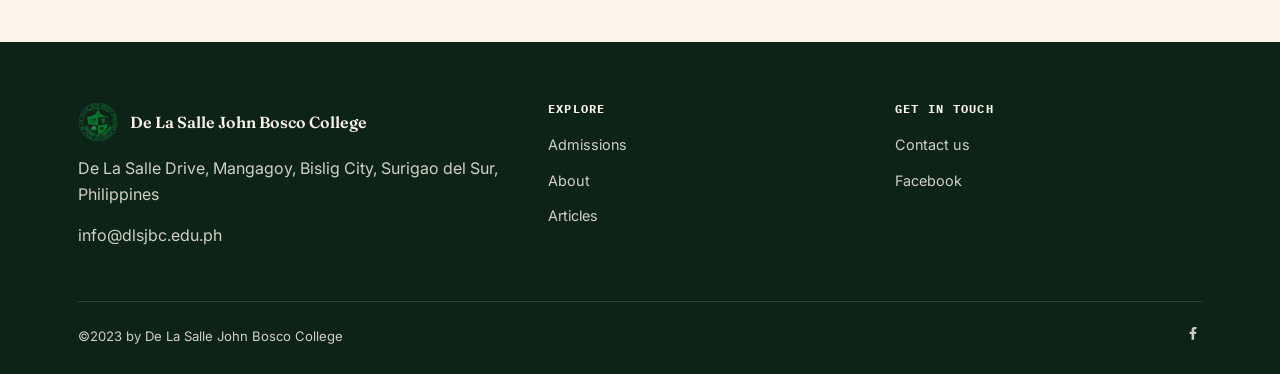
<file: website/articles.html>
<!DOCTYPE html>
<html lang="en">
<head>
<meta charset="UTF-8">
<meta name="viewport" content="width=device-width, initial-scale=1">
<title>Articles | DLSJBC</title>
<link rel="icon" href="assets/images/logo.png">
<link rel="stylesheet" href="assets/css/style.css">
</head>
<body>
<div class="scroll-progress"></div>

<header class="site-header">
  <div class="nav-row container">
    <a class="brand" href="index.html">
      <img src="assets/images/logo.png" alt="DLSJBC logo">
      <span>De La Salle John Bosco College<small>Mangagoy · Bislig City</small></span>
    </a>
    <button class="nav-toggle" aria-label="Toggle menu"><span></span><span></span><span></span></button>
    <ul class="main-nav">
      <li><a href="index.html">Home</a></li>
      <li><a href="admissions.html">Admissions</a></li>
      <li><a href="about.html">About</a></li>
      <li><a href="contact.html">Contact</a></li>
      <li><a href="articles.html">Articles</a></li>
    </ul>
    <div class="nav-social">
      <a href="https://www.facebook.com/dlsjbc" target="_blank" rel="noopener" aria-label="Facebook">
        <svg viewBox="0 0 24 24" fill="currentColor" aria-hidden="true"><path d="M13.5 21v-7.6h2.6l.4-3h-3v-1.9c0-.87.24-1.46 1.5-1.46h1.6V4.14A21 21 0 0 0 13.9 4c-2.24 0-3.77 1.37-3.77 3.88v2.52H7.5v3h2.63V21h3.37z"/></svg>
      </a>
    </div>
  </div>
</header>

<main>
  <section class="hero" style="padding-bottom:20px;">
    <div class="container">
      <span class="eyebrow reveal">From the campus</span>
      <h1 class="reveal">Articles</h1>
      <p class="hero-sub reveal">News, milestones, and announcements from De La Salle John Bosco College.</p>
    </div>
  </section>

  <section style="padding-top:10px;">
    <div class="container">
      <div class="articles-toolbar reveal">
        <div class="filter-pills">
          <button class="tab-btn is-active" data-category="all">All Posts</button>
          <button class="tab-btn" data-category="admission">Admission</button>
        </div>
        <div class="search-box">
          <svg viewBox="0 0 24 24" fill="none" stroke="currentColor" stroke-width="2"><circle cx="11" cy="11" r="7"/><path d="M21 21l-4.3-4.3"/></svg>
          <input type="text" placeholder="Search articles..." aria-label="Search articles">
        </div>
      </div>

      <div class="card-grid">
        <article class="news-card reveal" data-category="academics" data-title="congratulations to our september 2023 let passers">
          <a class="thumb" href="https://www.facebook.com/dlsjbc" target="_blank" rel="noopener">
            <img src="assets/images/news-let-passers-2023.jpg" alt="Congratulations to DLSJBC's September 2023 Licensure Examination for Teachers (LET) passers" loading="lazy">
          </a>
          <div class="body">
            <span class="date">Achievement</span>
            <h3><a href="https://www.facebook.com/dlsjbc" target="_blank" rel="noopener">Congratulations to our September 2023 LET passers!</a></h3>
            <p class="excerpt">DLSJBC first-takers posted a 100% passing rate at the Secondary level and a 71.43% overall performance rating at the Elementary level. We are so proud of you!</p>
            <a class="read-more" href="https://www.facebook.com/dlsjbc" target="_blank" rel="noopener">Read more
              <svg viewBox="0 0 24 24" fill="none" stroke="currentColor" stroke-width="2"><path d="M5 12h14M13 6l6 6-6 6"/></svg>
            </a>
          </div>
        </article>

        <article class="news-card reveal" data-category="admission" data-title="admission for sy 2024-2025 is now ongoing">
          <a class="thumb" href="https://www.dlsjbc.edu.ph/post/77e8c824" target="_blank" rel="noopener">
            <img src="assets/images/news-admission-sy2024-2025.jpg" alt="Admission for SY 2024-2025 is now ongoing" loading="lazy">
          </a>
          <div class="body">
            <span class="date">Jun 5, 2024 · 1 min read</span>
            <h3><a href="https://www.dlsjbc.edu.ph/post/77e8c824" target="_blank" rel="noopener">Admission for SY 2024–2025 is now ongoing</a></h3>
            <p class="excerpt">Heads up, future Lasallian enthusiasts! DLSJBC is ready to open doors to all future Lasallian enthusiasts as admission for all levels is now underway.</p>
            <a class="read-more" href="https://www.dlsjbc.edu.ph/post/77e8c824" target="_blank" rel="noopener">Read more
              <svg viewBox="0 0 24 24" fill="none" stroke="currentColor" stroke-width="2"><path d="M5 12h14M13 6l6 6-6 6"/></svg>
            </a>
          </div>
        </article>

        <article class="news-card reveal" data-category="events" data-title="alumni homecoming 2024">
          <a class="thumb" href="https://www.dlsjbc.edu.ph/post/alumni-homecoming-2024" target="_blank" rel="noopener">
            <img src="assets/images/news-alumni-homecoming-2024.jpg" alt="Alumni Homecoming 2024" loading="lazy">
          </a>
          <div class="body">
            <span class="date">May 6, 2024 · 1 min read</span>
            <h3><a href="https://www.dlsjbc.edu.ph/post/alumni-homecoming-2024" target="_blank" rel="noopener">Alumni Homecoming 2024</a></h3>
            <p class="excerpt">Mark your calendars for the most exciting event of the year — a night filled with nostalgia, laughter, drinks, and dances.</p>
            <a class="read-more" href="https://www.dlsjbc.edu.ph/post/alumni-homecoming-2024" target="_blank" rel="noopener">Read more
              <svg viewBox="0 0 24 24" fill="none" stroke="currentColor" stroke-width="2"><path d="M5 12h14M13 6l6 6-6 6"/></svg>
            </a>
          </div>
        </article>

        <article class="news-card reveal" data-category="admission" data-title="ready to write the next chapter of your academic journey">
          <a class="thumb" href="https://www.dlsjbc.edu.ph/post/7efae68e" target="_blank" rel="noopener">
            <img src="assets/images/news-preenrollment.jpg" alt="Ready to write the next chapter of your academic journey?" loading="lazy">
          </a>
          <div class="body">
            <span class="date">Apr 2, 2024 · 1 min read</span>
            <h3><a href="https://www.dlsjbc.edu.ph/post/7efae68e" target="_blank" rel="noopener">Ready to write the next chapter of your academic journey?</a></h3>
            <p class="excerpt">Prepare to soar as pre-enrollment opens at De La Salle John Bosco College — choose your path and embrace your future.</p>
            <a class="read-more" href="https://www.dlsjbc.edu.ph/post/7efae68e" target="_blank" rel="noopener">Read more
              <svg viewBox="0 0 24 24" fill="none" stroke="currentColor" stroke-width="2"><path d="M5 12h14M13 6l6 6-6 6"/></svg>
            </a>
          </div>
        </article>

        <article class="news-card reveal" data-category="academics" data-title="dlsjbc science teachers in their benchmarking activity at csu">
          <a class="thumb" href="https://www.dlsjbc.edu.ph/post/dlsjbc-science-teachers-in-their-benchmarking-activity-at-csu" target="_blank" rel="noopener">
            <img src="assets/images/news-science-teachers-csu.jpg" alt="DLSJBC Science Teachers in their benchmarking activity at CSU" loading="lazy">
          </a>
          <div class="body">
            <span class="date">Mar 13, 2024 · 1 min read</span>
            <h3><a href="https://www.dlsjbc.edu.ph/post/dlsjbc-science-teachers-in-their-benchmarking-activity-at-csu" target="_blank" rel="noopener">Science Teachers in their benchmarking activity at CSU</a></h3>
            <p class="excerpt">"Committed to excellence in science education" — our Science Teachers during today's benchmarking activity to take the best features.</p>
            <a class="read-more" href="https://www.dlsjbc.edu.ph/post/dlsjbc-science-teachers-in-their-benchmarking-activity-at-csu" target="_blank" rel="noopener">Read more
              <svg viewBox="0 0 24 24" fill="none" stroke="currentColor" stroke-width="2"><path d="M5 12h14M13 6l6 6-6 6"/></svg>
            </a>
          </div>
        </article>
      </div>
      <p class="no-results">No articles match your search.</p>
    </div>
  </section>
</main>

<footer class="site-footer">
  <div class="container">
    <div class="footer-grid">
      <div>
        <div class="footer-brand">
          <img src="assets/images/logo.png" alt="DLSJBC logo">
          <span>De La Salle John Bosco College</span>
        </div>
        <p>De La Salle Drive, Mangagoy, Bislig City, Surigao del Sur, Philippines</p>
        <p><a href="mailto:info@dlsjbc.edu.ph">info@dlsjbc.edu.ph</a></p>
      </div>
      <div class="footer-col">
        <h4>Explore</h4>
        <ul>
          <li><a href="admissions.html">Admissions</a></li>
          <li><a href="about.html">About</a></li>
          <li><a href="articles.html">Articles</a></li>
        </ul>
      </div>
      <div class="footer-col">
        <h4>Get in touch</h4>
        <ul>
          <li><a href="contact.html">Contact us</a></li>
          <li><a href="https://www.facebook.com/dlsjbc" target="_blank" rel="noopener">Facebook</a></li>
        </ul>
      </div>
    </div>
    <div class="footer-bottom">
      <span>©2023 by De La Salle John Bosco College</span>
      <span class="nav-social">
        <a href="https://www.facebook.com/dlsjbc" target="_blank" rel="noopener" aria-label="Facebook">
          <svg viewBox="0 0 24 24" fill="currentColor" aria-hidden="true"><path d="M13.5 21v-7.6h2.6l.4-3h-3v-1.9c0-.87.24-1.46 1.5-1.46h1.6V4.14A21 21 0 0 0 13.9 4c-2.24 0-3.77 1.37-3.77 3.88v2.52H7.5v3h2.63V21h3.37z"/></svg>
        </a>
      </span>
    </div>
  </div>
</footer>

<script src="assets/js/main.js"></script>
</body>
</html>
</file>
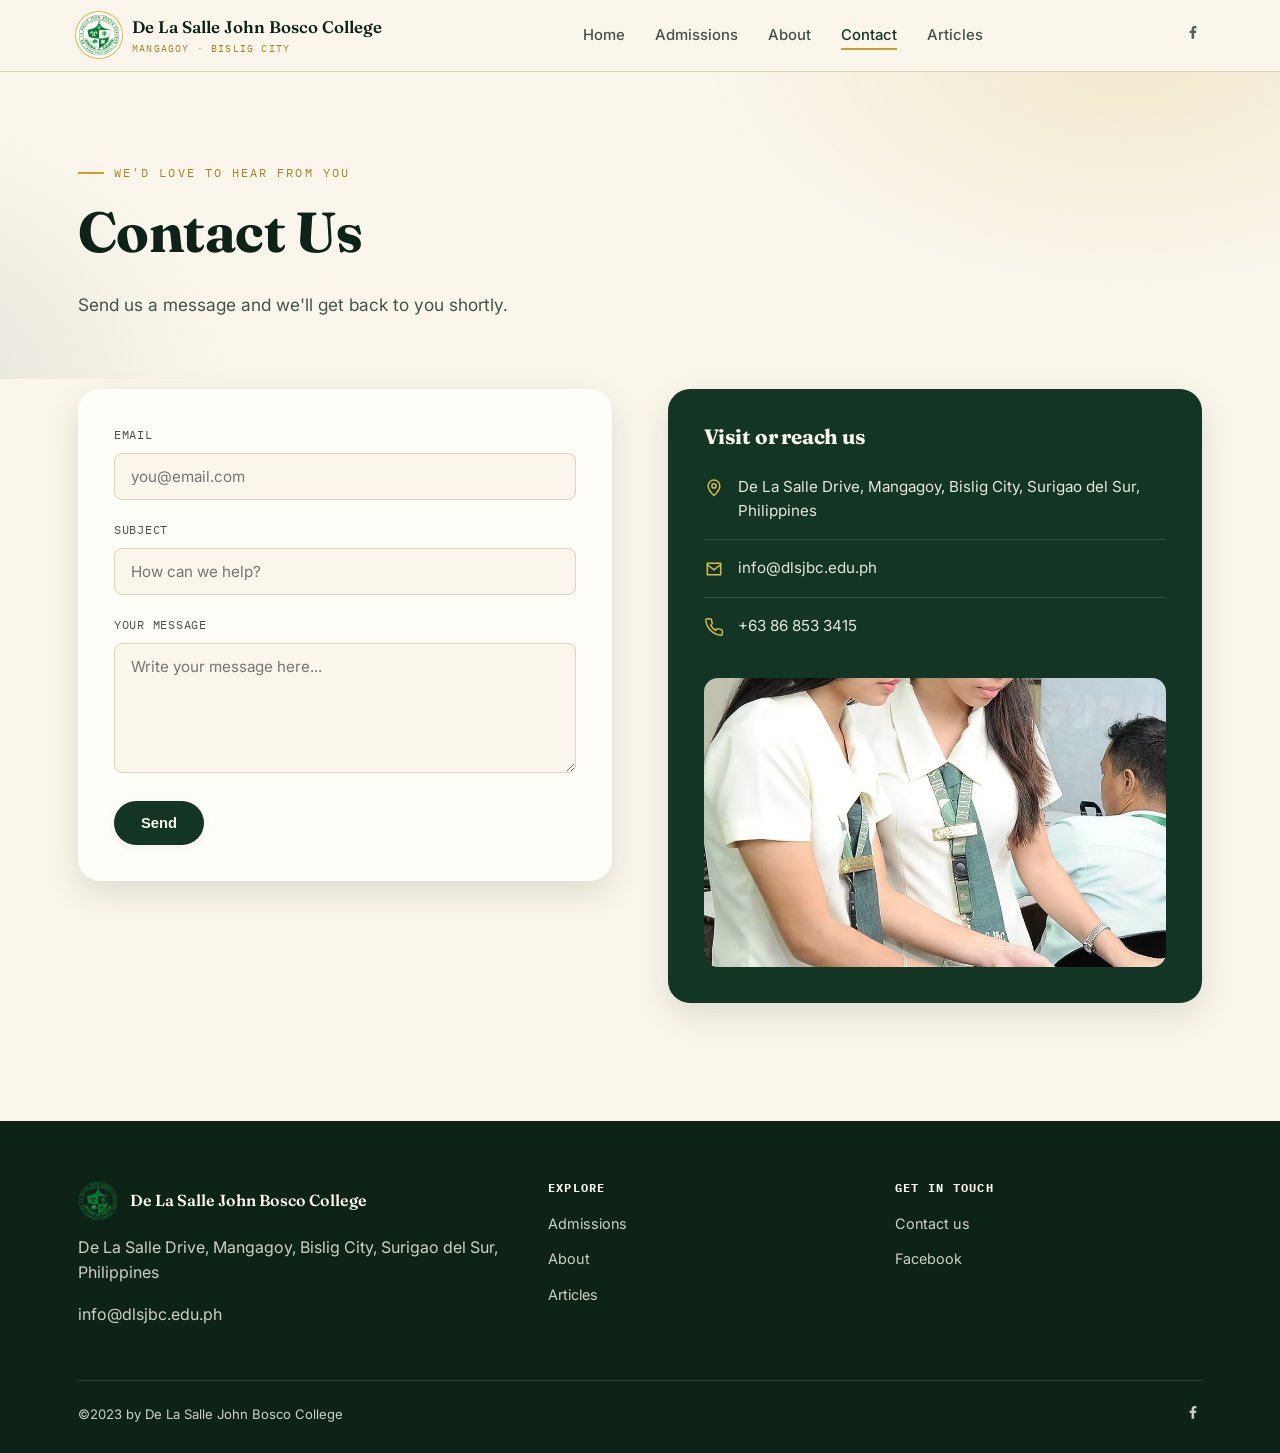
<file: website/contact.html>
<!DOCTYPE html>
<html lang="en">
<head>
<meta charset="UTF-8">
<meta name="viewport" content="width=device-width, initial-scale=1">
<title>Contact | DLSJBC</title>
<link rel="icon" href="assets/images/logo.png">
<link rel="stylesheet" href="assets/css/style.css">
</head>
<body>
<div class="scroll-progress"></div>

<header class="site-header">
  <div class="nav-row container">
    <a class="brand" href="index.html">
      <img src="assets/images/logo.png" alt="DLSJBC logo">
      <span>De La Salle John Bosco College<small>Mangagoy · Bislig City</small></span>
    </a>
    <button class="nav-toggle" aria-label="Toggle menu"><span></span><span></span><span></span></button>
    <ul class="main-nav">
      <li><a href="index.html">Home</a></li>
      <li><a href="admissions.html">Admissions</a></li>
      <li><a href="about.html">About</a></li>
      <li><a href="contact.html">Contact</a></li>
      <li><a href="articles.html">Articles</a></li>
    </ul>
    <div class="nav-social">
      <a href="https://www.facebook.com/dlsjbc" target="_blank" rel="noopener" aria-label="Facebook">
        <svg viewBox="0 0 24 24" fill="currentColor" aria-hidden="true"><path d="M13.5 21v-7.6h2.6l.4-3h-3v-1.9c0-.87.24-1.46 1.5-1.46h1.6V4.14A21 21 0 0 0 13.9 4c-2.24 0-3.77 1.37-3.77 3.88v2.52H7.5v3h2.63V21h3.37z"/></svg>
      </a>
    </div>
  </div>
</header>

<main>
  <section class="hero" style="padding-bottom:30px;">
    <div class="container">
      <span class="eyebrow reveal">We'd love to hear from you</span>
      <h1 class="reveal">Contact Us</h1>
      <p class="hero-sub reveal">Send us a message and we'll get back to you shortly.</p>
    </div>
  </section>

  <section style="padding-top:10px;">
    <div class="container contact-grid">
      <form class="contact-form reveal" autocomplete="off">
        <div class="form-row">
          <label for="email">Email</label>
          <input type="email" id="email" name="email" placeholder="you@email.com" required>
        </div>
        <div class="form-row">
          <label for="subject">Subject</label>
          <input type="text" id="subject" name="subject" placeholder="How can we help?" required>
        </div>
        <div class="form-row">
          <label for="message">Your message</label>
          <textarea id="message" name="message" placeholder="Write your message here..." required></textarea>
        </div>
        <button type="submit" class="btn btn-primary">Send</button>
        <div class="form-success">Thanks for submitting! We'll get back to you shortly.</div>
      </form>

      <div class="reveal">
        <div class="contact-info-card">
          <h3>Visit or reach us</h3>
          <div class="info-line">
            <svg class="icon" viewBox="0 0 24 24" fill="none" stroke="currentColor" stroke-width="1.8"><path d="M12 21s7-6.5 7-11.5A7 7 0 0 0 5 9.5C5 14.5 12 21 12 21z"/><circle cx="12" cy="9.5" r="2.5"/></svg>
            <span>De La Salle Drive, Mangagoy, Bislig City, Surigao del Sur, Philippines</span>
          </div>
          <div class="info-line">
            <svg class="icon" viewBox="0 0 24 24" fill="none" stroke="currentColor" stroke-width="1.8"><path d="M4 4h16v16H4z" opacity="0"/><path d="M3 6l9 7 9-7M4 5h16v14H4z"/></svg>
            <span><a href="mailto:info@dlsjbc.edu.ph">info@dlsjbc.edu.ph</a></span>
          </div>
          <div class="info-line">
            <svg class="icon" viewBox="0 0 24 24" fill="none" stroke="currentColor" stroke-width="1.8"><path d="M22 16.92v3a2 2 0 0 1-2.18 2 19.79 19.79 0 0 1-8.63-3.07 19.5 19.5 0 0 1-6-6A19.79 19.79 0 0 1 2.11 4.18 2 2 0 0 1 4.1 2h3a2 2 0 0 1 2 1.72c.13.98.36 1.94.68 2.86a2 2 0 0 1-.45 2.11L8.09 9.91a16 16 0 0 0 6 6l1.22-1.24a2 2 0 0 1 2.11-.45c.92.32 1.88.55 2.86.68A2 2 0 0 1 22 16.92z"/></svg>
            <span>+63 86 853 3415</span>
          </div>
          <img src="assets/images/contact-buildings.jpg" alt="DLSJBC buildings and facilities" loading="lazy">
        </div>
      </div>
    </div>
  </section>
</main>

<footer class="site-footer">
  <div class="container">
    <div class="footer-grid">
      <div>
        <div class="footer-brand">
          <img src="assets/images/logo.png" alt="DLSJBC logo">
          <span>De La Salle John Bosco College</span>
        </div>
        <p>De La Salle Drive, Mangagoy, Bislig City, Surigao del Sur, Philippines</p>
        <p><a href="mailto:info@dlsjbc.edu.ph">info@dlsjbc.edu.ph</a></p>
      </div>
      <div class="footer-col">
        <h4>Explore</h4>
        <ul>
          <li><a href="admissions.html">Admissions</a></li>
          <li><a href="about.html">About</a></li>
          <li><a href="articles.html">Articles</a></li>
        </ul>
      </div>
      <div class="footer-col">
        <h4>Get in touch</h4>
        <ul>
          <li><a href="contact.html">Contact us</a></li>
          <li><a href="https://www.facebook.com/dlsjbc" target="_blank" rel="noopener">Facebook</a></li>
        </ul>
      </div>
    </div>
    <div class="footer-bottom">
      <span>©2023 by De La Salle John Bosco College</span>
      <span class="nav-social">
        <a href="https://www.facebook.com/dlsjbc" target="_blank" rel="noopener" aria-label="Facebook">
          <svg viewBox="0 0 24 24" fill="currentColor" aria-hidden="true"><path d="M13.5 21v-7.6h2.6l.4-3h-3v-1.9c0-.87.24-1.46 1.5-1.46h1.6V4.14A21 21 0 0 0 13.9 4c-2.24 0-3.77 1.37-3.77 3.88v2.52H7.5v3h2.63V21h3.37z"/></svg>
        </a>
      </span>
    </div>
  </div>
</footer>

<script src="assets/js/main.js"></script>
</body>
</html>
</file>
<file: website/assets/css/style.css>
/* =====================================================================
   DLSJBC — redesign stylesheet
   Palette grounded in the school's own colors: Lasallian forest green
   + academic gold, on a warm ivory ground. Display serif (Fraunces)
   for headings, Inter for body text, IBM Plex Mono for eyebrows/labels.
   ===================================================================== */

@import url('https://fonts.googleapis.com/css2?family=Fraunces:ital,opsz,wght@0,9..144,400;0,9..144,500;0,9..144,600;0,9..144,700;1,9..144,500&family=Inter:wght@400;500;600;700&family=IBM+Plex+Mono:wght@400;500&display=swap');

:root {
  /* colors */
  --forest-950: #0d2318;
  --forest-900: #123524;
  --forest-800: #17462f;
  --forest-700: #1f5c3d;
  --forest-600: #2a7350;
  --gold-600: #a9821f;
  --gold-500: #c9a227;
  --gold-400: #dbb94c;
  --gold-100: #f3e6bd;
  --ivory: #faf6ec;
  --ivory-dim: #f2ecdc;
  --paper: #fffdf8;
  --ink: #16241c;
  --ink-soft: #465248;
  --line: #ddd3b8;

  /* type */
  --font-display: 'Fraunces', serif;
  --font-body: 'Inter', -apple-system, BlinkMacSystemFont, sans-serif;
  --font-mono: 'IBM Plex Mono', monospace;

  /* layout */
  --max: 1180px;
  --radius-sm: 8px;
  --radius-md: 14px;
  --radius-lg: 22px;
  --shadow-sm: 0 2px 10px rgba(13, 35, 24, 0.06);
  --shadow-md: 0 12px 32px rgba(13, 35, 24, 0.12);
  --shadow-lg: 0 24px 60px rgba(13, 35, 24, 0.18);
  --ease: cubic-bezier(.22, 1, .36, 1);
}

* { box-sizing: border-box; }
html { scroll-behavior: smooth; }

body {
  margin: 0;
  font-family: var(--font-body);
  background: var(--ivory);
  color: var(--ink);
  line-height: 1.6;
  -webkit-font-smoothing: antialiased;
}

img { max-width: 100%; display: block; }
a { color: inherit; text-decoration: none; }
h1, h2, h3, h4 {
  font-family: var(--font-display);
  color: var(--forest-950);
  margin: 0 0 .5em;
  line-height: 1.12;
  letter-spacing: -0.01em;
}
p { margin: 0 0 1em; }
.container {
  max-width: var(--max);
  margin: 0 auto;
  padding: 0 28px;
}

/* focus visibility */
a:focus-visible, button:focus-visible, input:focus-visible, textarea:focus-visible {
  outline: 2px solid var(--gold-500);
  outline-offset: 3px;
  border-radius: 4px;
}

@media (prefers-reduced-motion: reduce) {
  *, *::before, *::after {
    animation-duration: 0.001ms !important;
    animation-iteration-count: 1 !important;
    transition-duration: 0.001ms !important;
    scroll-behavior: auto !important;
  }
}

/* ---------------------------------------------------------------------
   Scroll progress bar (signature detail)
   --------------------------------------------------------------------- */
.scroll-progress {
  position: fixed;
  top: 0; left: 0;
  height: 3px;
  width: 0%;
  background: linear-gradient(90deg, var(--gold-500), var(--forest-600));
  z-index: 999;
  transition: width .1s linear;
}

/* ---------------------------------------------------------------------
   Header / nav
   --------------------------------------------------------------------- */
.site-header {
  position: sticky;
  top: 0;
  z-index: 100;
  background: rgba(250, 246, 236, 0.86);
  backdrop-filter: blur(10px);
  border-bottom: 1px solid var(--line);
}
.nav-row {
  display: flex;
  align-items: center;
  justify-content: space-between;
  padding: 14px 28px;
  gap: 24px;
}
.brand {
  display: flex;
  align-items: center;
  gap: 12px;
  font-family: var(--font-display);
  font-weight: 600;
  font-size: 1.05rem;
  color: var(--forest-950);
}
.brand img {
  width: 42px; height: 42px;
  border-radius: 50%;
  object-fit: cover;
  background: var(--paper);
  box-shadow: 0 0 0 2px var(--paper), 0 0 0 3px var(--gold-400);
}
.brand span small {
  display: block;
  font-family: var(--font-mono);
  font-weight: 400;
  font-size: .62rem;
  letter-spacing: .12em;
  color: var(--gold-600);
  text-transform: uppercase;
}
.main-nav {
  display: flex;
  align-items: center;
  gap: 30px;
  list-style: none;
  margin: 0; padding: 0;
}
.main-nav a {
  position: relative;
  font-size: .93rem;
  font-weight: 500;
  color: var(--ink-soft);
  padding: 6px 0;
  transition: color .2s var(--ease);
}
.main-nav a::after {
  content: "";
  position: absolute;
  left: 0; bottom: 0;
  width: 100%; height: 2px;
  background: var(--gold-500);
  transform: scaleX(0);
  transform-origin: left;
  transition: transform .3s var(--ease);
}
.main-nav a:hover,
.main-nav a.active { color: var(--forest-900); }
.main-nav a:hover::after,
.main-nav a.active::after { transform: scaleX(1); }

.nav-social {
  display: flex; align-items: center; gap: 14px;
}
.nav-social svg { width: 18px; height: 18px; color: var(--forest-900); opacity: .75; transition: opacity .2s, transform .2s; }
.nav-social a:hover svg { opacity: 1; transform: translateY(-2px); }

.nav-toggle {
  display: none;
  background: none; border: none; cursor: pointer;
  padding: 6px;
}
.nav-toggle span {
  display: block; width: 24px; height: 2px; margin: 5px 0;
  background: var(--forest-950); transition: transform .25s, opacity .25s;
}

/* ---------------------------------------------------------------------
   Buttons
   --------------------------------------------------------------------- */
.btn {
  display: inline-flex;
  align-items: center;
  gap: 8px;
  padding: 13px 26px;
  border-radius: 999px;
  font-weight: 600;
  font-size: .92rem;
  border: 1.5px solid transparent;
  cursor: pointer;
  transition: transform .25s var(--ease), box-shadow .25s var(--ease), background .25s var(--ease), color .25s var(--ease), border-color .25s var(--ease);
  white-space: nowrap;
}
.btn-primary {
  background: var(--forest-900);
  color: var(--ivory);
  box-shadow: var(--shadow-sm);
}
.btn-primary:hover {
  background: var(--gold-500);
  color: var(--forest-950);
  transform: translateY(-3px);
  box-shadow: var(--shadow-md);
}
.btn-ghost {
  background: transparent;
  color: var(--forest-900);
  border-color: var(--forest-900);
}
.btn-ghost:hover {
  background: var(--forest-900);
  color: var(--ivory);
  transform: translateY(-3px);
}
.btn-sm { padding: 9px 18px; font-size: .82rem; }
.btn:active { transform: translateY(0); }

/* ---------------------------------------------------------------------
   Hero (shared shell, used differently per page)
   --------------------------------------------------------------------- */
.hero {
  position: relative;
  padding: 84px 0 96px;
  overflow: hidden;
}
.hero::before {
  content: "";
  position: absolute;
  inset: 0;
  background:
    radial-gradient(700px 420px at 88% -10%, rgba(201,162,39,.16), transparent 60%),
    radial-gradient(600px 500px at -10% 110%, rgba(18,53,36,.10), transparent 60%);
  pointer-events: none;
}
.hero-grid {
  position: relative;
  display: grid;
  grid-template-columns: 1.1fr .9fr;
  gap: 56px;
  align-items: center;
}
.eyebrow {
  font-family: var(--font-mono);
  font-size: .72rem;
  letter-spacing: .18em;
  text-transform: uppercase;
  color: var(--gold-600);
  display: inline-flex;
  align-items: center;
  gap: 10px;
  margin-bottom: 18px;
}
.eyebrow::before {
  content: "";
  width: 26px; height: 1.5px;
  background: var(--gold-500);
}
.hero h1 {
  font-size: clamp(2.3rem, 4.4vw, 3.6rem);
  max-width: 15ch;
}
.hero h1 em {
  font-style: italic;
  color: var(--forest-700);
}
.hero-sub {
  font-size: 1.08rem;
  color: var(--ink-soft);
  max-width: 46ch;
  margin-bottom: 30px;
}
.hero-actions { display: flex; gap: 14px; flex-wrap: wrap; }

/* rotating seal — signature element */
.seal-wrap {
  position: relative;
  display: flex;
  align-items: center;
  justify-content: center;
  height: 320px;
}
.seal-ring {
  position: absolute;
  width: 300px; height: 300px;
  animation: spin 32s linear infinite;
}
.seal-ring svg { width: 100%; height: 100%; }
.seal-core {
  position: relative;
  width: 190px; height: 190px;
  border-radius: 50%;
  background: var(--forest-900);
  display: flex;
  align-items: center;
  justify-content: center;
  box-shadow: var(--shadow-lg), inset 0 0 0 6px rgba(219,185,76,.35);
}
.seal-core img {
  width: 250px; height: 250px;
  object-fit: contain;
  filter: brightness(0) invert(1);
  opacity: .92;
}
@keyframes spin { to { transform: rotate(360deg); } }

/* page banner (used on inner pages instead of full hero) */
.page-banner {
  position: relative;
  padding: 70px 0 60px;
  overflow: hidden;
}
.page-banner::before {
  content: "";
  position: absolute; inset: 0;
  background: radial-gradient(650px 380px at 90% 0%, rgba(201,162,39,.14), transparent 60%);
}
.page-banner-inner {
  position: relative;
  display: grid;
  grid-template-columns: 1.2fr .8fr;
  gap: 40px;
  align-items: center;
}
.page-banner img {
  border-radius: var(--radius-lg);
  box-shadow: var(--shadow-md);
  aspect-ratio: 4/3;
  object-fit: cover;
  transition: transform .5s var(--ease);
}
.page-banner img:hover { transform: scale(1.02); }
.page-banner h1 { font-size: clamp(2rem, 3.6vw, 2.8rem); }

/* ---------------------------------------------------------------------
   Section shell
   --------------------------------------------------------------------- */
section { padding: 78px 0; }
.section-head {
  display: flex;
  justify-content: space-between;
  align-items: flex-end;
  gap: 20px;
  margin-bottom: 42px;
  flex-wrap: wrap;
}
.section-head h2 { font-size: clamp(1.7rem, 3vw, 2.2rem); }
.section-head p { color: var(--ink-soft); max-width: 52ch; margin: 0; }

.alt-bg { background: var(--ivory-dim); }

/* ---------------------------------------------------------------------
   News / article cards
   --------------------------------------------------------------------- */
.card-grid {
  display: grid;
  grid-template-columns: repeat(auto-fill, minmax(240px, 1fr));
  gap: 26px;
}
.news-card {
  background: var(--paper);
  border-radius: var(--radius-md);
  overflow: hidden;
  box-shadow: var(--shadow-sm);
  transition: transform .35s var(--ease), box-shadow .35s var(--ease);
  display: flex;
  flex-direction: column;
}
.news-card:hover {
  transform: translateY(-8px);
  box-shadow: var(--shadow-lg);
}
.news-card .thumb {
  position: relative;
  aspect-ratio: 4/3;
  overflow: hidden;
  background: var(--ivory-dim);
}
.news-card .thumb img {
  width: 100%; height: 100%; object-fit: cover;
  transition: transform .6s var(--ease);
}
.news-card:hover .thumb img { transform: scale(1.08); }
.news-card .thumb::after {
  content: "";
  position: absolute; inset: 0;
  background: linear-gradient(180deg, transparent 55%, rgba(13,35,24,.55));
  opacity: 0;
  transition: opacity .35s var(--ease);
}
.news-card:hover .thumb::after { opacity: 1; }
.news-card .body { padding: 20px 20px 22px; display: flex; flex-direction: column; gap: 8px; flex: 1; }
.news-card .date {
  font-family: var(--font-mono);
  font-size: .68rem;
  letter-spacing: .08em;
  text-transform: uppercase;
  color: var(--gold-600);
}
.news-card h3 { font-size: 1.05rem; line-height: 1.32; margin-bottom: 2px; }
.news-card p.excerpt { color: var(--ink-soft); font-size: .9rem; margin: 0; flex: 1; }
.news-card .read-more {
  margin-top: 10px;
  font-size: .82rem;
  font-weight: 600;
  color: var(--forest-800);
  display: inline-flex;
  align-items: center;
  gap: 6px;
}
.news-card .read-more svg { width: 14px; height: 14px; transition: transform .25s var(--ease); }
.news-card:hover .read-more svg { transform: translateX(4px); }

/* fade-up reveal */
.reveal {
  opacity: 0;
  transform: translateY(28px);
  transition: opacity .7s var(--ease), transform .7s var(--ease);
}
.reveal.is-visible { opacity: 1; transform: translateY(0); }

/* ---------------------------------------------------------------------
   Calendar
   --------------------------------------------------------------------- */
.calendar-list {
  border-top: 1px solid var(--line);
}
.calendar-row {
  display: grid;
  grid-template-columns: 200px 1fr;
  gap: 24px;
  padding: 18px 0;
  border-bottom: 1px solid var(--line);
  transition: padding-left .25s var(--ease), background .25s var(--ease);
}
.calendar-row:hover {
  padding-left: 14px;
  background: var(--ivory-dim);
}
.calendar-date {
  font-family: var(--font-mono);
  font-size: .82rem;
  color: var(--gold-600);
  font-weight: 500;
}
.calendar-activity { font-weight: 500; color: var(--forest-950); }

/* ---------------------------------------------------------------------
   About page — history timeline
   --------------------------------------------------------------------- */
.about-intro-grid {
  display: grid;
  grid-template-columns: 1fr 1fr;
  gap: 60px;
  align-items: center;
}
.about-intro-grid img {
  border-radius: var(--radius-lg);
  box-shadow: var(--shadow-md);
  width: 100%;
  object-fit: cover;
  aspect-ratio: 4/5;
  transition: transform .5s var(--ease);
}
.about-intro-grid img:hover { transform: scale(1.015); }
.about-intro-grid .badge-row {
  display: flex; align-items: center; gap: 14px; margin-top: 26px;
}
.about-intro-grid .badge-row img {
  width: 54px; height: 54px; aspect-ratio: auto; box-shadow: none; border-radius: 0;
}
.about-intro-grid .badge-row span {
  font-family: var(--font-mono);
  font-size: .76rem;
  color: var(--ink-soft);
  letter-spacing: .04em;
}

.timeline {
  position: relative;
  margin-top: 10px;
  padding-left: 34px;
  border-left: 2px solid var(--line);
}
.timeline-item { position: relative; padding-bottom: 42px; }
.timeline-item:last-child { padding-bottom: 0; }
.timeline-item::before {
  content: "";
  position: absolute;
  left: -41px; top: 4px;
  width: 12px; height: 12px;
  border-radius: 50%;
  background: var(--gold-500);
  box-shadow: 0 0 0 4px var(--ivory);
}
.timeline-year {
  font-family: var(--font-mono);
  font-weight: 500;
  color: var(--forest-800);
  font-size: .95rem;
  margin-bottom: 6px;
}
.timeline-item h4 { font-size: 1.05rem; margin-bottom: 6px; }
.timeline-item p { color: var(--ink-soft); font-size: .95rem; }

/* ---------------------------------------------------------------------
   Admissions — requirement cards + steps
   --------------------------------------------------------------------- */
.req-grid {
  display: grid;
  grid-template-columns: repeat(3, 1fr);
  gap: 22px;
}
.req-card {
  background: var(--paper);
  border: 1px solid var(--line);
  border-radius: var(--radius-md);
  padding: 26px 24px;
  transition: transform .3s var(--ease), border-color .3s var(--ease), box-shadow .3s var(--ease);
}
.req-card:hover {
  transform: translateY(-6px);
  border-color: var(--gold-400);
  box-shadow: var(--shadow-md);
}
.req-card h3 {
  font-size: 1rem;
  font-family: var(--font-mono);
  text-transform: uppercase;
  letter-spacing: .04em;
  color: var(--forest-900);
  margin-bottom: 16px;
  padding-bottom: 12px;
  border-bottom: 1px dashed var(--line);
}
.req-card ul { margin: 0; padding: 0; list-style: none; }
.req-card li {
  position: relative;
  padding-left: 20px;
  font-size: .92rem;
  color: var(--ink-soft);
  margin-bottom: 10px;
}
.req-card li:last-child { margin-bottom: 0; }
.req-card li::before {
  content: "";
  position: absolute; left: 0; top: 8px;
  width: 7px; height: 7px;
  border-radius: 50%;
  background: var(--gold-500);
}

.tabs { display: flex; gap: 10px; margin-bottom: 34px; flex-wrap: wrap; }
.tab-btn {
  padding: 10px 20px;
  border-radius: 999px;
  border: 1.5px solid var(--line);
  background: var(--paper);
  font-weight: 600;
  font-size: .86rem;
  color: var(--ink-soft);
  cursor: pointer;
  transition: all .25s var(--ease);
}
.tab-btn:hover { border-color: var(--gold-500); color: var(--forest-900); }
.tab-btn.is-active {
  background: var(--forest-900);
  border-color: var(--forest-900);
  color: var(--ivory);
}
.tab-panel { display: none; }
.tab-panel.is-active { display: block; animation: fadeIn .4s var(--ease); }
@keyframes fadeIn { from { opacity: 0; transform: translateY(6px); } to { opacity: 1; transform: translateY(0); } }

.steps { counter-reset: step; display: grid; gap: 18px; }
.step {
  counter-increment: step;
  display: grid;
  grid-template-columns: 52px 1fr;
  gap: 18px;
  align-items: flex-start;
  background: var(--paper);
  border-radius: var(--radius-md);
  padding: 20px 22px;
  box-shadow: var(--shadow-sm);
  transition: transform .3s var(--ease), box-shadow .3s var(--ease);
}
.step:hover { transform: translateX(6px); box-shadow: var(--shadow-md); }
.step::before {
  content: counter(step);
  font-family: var(--font-display);
  font-weight: 600;
  font-size: 1.3rem;
  width: 52px; height: 52px;
  border-radius: 50%;
  background: var(--forest-900);
  color: var(--gold-300, var(--gold-100));
  display: flex; align-items: center; justify-content: center;
}
.step p { margin: 0; color: var(--ink-soft); }
.step strong { color: var(--forest-950); }

/* ---------------------------------------------------------------------
   Contact page
   --------------------------------------------------------------------- */
.contact-grid {
  display: grid;
  grid-template-columns: 1fr 1fr;
  gap: 56px;
  align-items: start;
}
.contact-form {
  background: var(--paper);
  border-radius: var(--radius-lg);
  padding: 36px;
  box-shadow: var(--shadow-md);
}
.form-row { margin-bottom: 20px; }
.form-row label {
  display: block;
  font-size: .78rem;
  font-family: var(--font-mono);
  letter-spacing: .06em;
  text-transform: uppercase;
  color: var(--ink-soft);
  margin-bottom: 8px;
}
.form-row input,
.form-row textarea {
  width: 100%;
  padding: 13px 16px;
  border-radius: var(--radius-sm);
  border: 1.5px solid var(--line);
  background: var(--ivory);
  font-family: var(--font-body);
  font-size: .95rem;
  color: var(--ink);
  transition: border-color .25s var(--ease), background .25s var(--ease);
}
.form-row input:focus,
.form-row textarea:focus {
  border-color: var(--gold-500);
  background: var(--paper);
  outline: none;
}
.form-row textarea { resize: vertical; min-height: 130px; }
.form-success {
  display: none;
  margin-top: 16px;
  padding: 14px 18px;
  border-radius: var(--radius-sm);
  background: rgba(42,115,80,.12);
  color: var(--forest-800);
  font-size: .9rem;
  font-weight: 500;
}
.form-success.is-shown { display: block; animation: fadeIn .4s var(--ease); }

.contact-info-card {
  background: var(--forest-900);
  color: var(--ivory);
  border-radius: var(--radius-lg);
  padding: 36px;
  box-shadow: var(--shadow-md);
}
.contact-info-card h3 { color: var(--ivory); font-size: 1.3rem; }
.contact-info-card .info-line {
  display: flex; gap: 14px; align-items: flex-start;
  padding: 16px 0;
  border-bottom: 1px solid rgba(250,246,236,.14);
}
.contact-info-card .info-line:last-of-type { border-bottom: none; }
.contact-info-card .info-line .icon {
  width: 20px; height: 20px; flex-shrink: 0; margin-top: 3px; color: var(--gold-400);
}
.contact-info-card .info-line span { opacity: .92; font-size: .95rem; }
.contact-info-card img {
  margin-top: 24px;
  border-radius: var(--radius-md);
  aspect-ratio: 16/10;
  object-fit: cover;
  transition: transform .5s var(--ease);
}
.contact-info-card img:hover { transform: scale(1.02); }

/* ---------------------------------------------------------------------
   Articles page — filters + search
   --------------------------------------------------------------------- */
.articles-toolbar {
  display: flex;
  justify-content: space-between;
  align-items: center;
  gap: 20px;
  flex-wrap: wrap;
  margin-bottom: 40px;
}
.filter-pills { display: flex; gap: 10px; }
.search-box {
  position: relative;
  width: 260px;
  max-width: 100%;
}
.search-box input {
  width: 100%;
  padding: 11px 16px 11px 40px;
  border-radius: 999px;
  border: 1.5px solid var(--line);
  background: var(--paper);
  font-size: .9rem;
  transition: border-color .25s var(--ease);
}
.search-box input:focus { border-color: var(--gold-500); outline: none; }
.search-box svg {
  position: absolute; left: 14px; top: 50%; transform: translateY(-50%);
  width: 16px; height: 16px; color: var(--ink-soft);
}
.no-results {
  display: none;
  text-align: center;
  padding: 60px 20px;
  color: var(--ink-soft);
  font-style: italic;
}
.no-results.is-shown { display: block; }

/* ---------------------------------------------------------------------
   CTA band
   --------------------------------------------------------------------- */
.cta-band {
  background: var(--forest-900);
  color: var(--ivory);
  border-radius: var(--radius-lg);
  padding: 56px 50px;
  display: flex;
  justify-content: space-between;
  align-items: center;
  gap: 30px;
  flex-wrap: wrap;
  position: relative;
  overflow: hidden;
}
.cta-band::after {
  content: "";
  position: absolute; inset: 0;
  background: radial-gradient(420px 260px at 90% 10%, rgba(219,185,76,.22), transparent 65%);
}
.cta-band h2 { color: var(--ivory); position: relative; margin-bottom: 6px; font-size: clamp(1.5rem, 2.6vw, 2rem); }
.cta-band p { color: rgba(250,246,236,.78); position: relative; margin: 0; }
.cta-band .btn-primary { position: relative; background: var(--gold-500); color: var(--forest-950); }
.cta-band .btn-primary:hover { background: var(--ivory); }

/* ---------------------------------------------------------------------
   Footer
   --------------------------------------------------------------------- */
.site-footer {
  background: var(--forest-950);
  color: rgba(250,246,236,.82);
  padding: 60px 0 26px;
  margin-top: 40px;
}
.footer-grid {
  display: grid;
  grid-template-columns: 1.4fr 1fr 1fr;
  gap: 40px;
  padding-bottom: 36px;
  border-bottom: 1px solid rgba(250,246,236,.14);
}
.footer-brand { display: flex; align-items: center; gap: 12px; margin-bottom: 14px; }
.footer-brand img { width: 40px; height: 40px; border-radius: 50%; }
.footer-brand span { font-family: var(--font-display); font-weight: 600; color: var(--ivory); }
.footer-col h4 {
  color: var(--ivory);
  font-family: var(--font-mono);
  font-size: .78rem;
  letter-spacing: .1em;
  text-transform: uppercase;
  margin-bottom: 16px;
}
.footer-col ul { list-style: none; margin: 0; padding: 0; }
.footer-col li { margin-bottom: 10px; }
.footer-col a { font-size: .9rem; transition: color .2s; }
.footer-col a:hover { color: var(--gold-400); }
.footer-bottom {
  display: flex;
  justify-content: space-between;
  align-items: center;
  padding-top: 22px;
  font-size: .82rem;
  flex-wrap: wrap;
  gap: 12px;
}
.footer-bottom .nav-social svg { opacity: .8; color: var(--ivory); }
.footer-bottom .nav-social svg:hover { opacity: 1; }

/* ---------------------------------------------------------------------
   Responsive
   --------------------------------------------------------------------- */
@media (max-width: 980px) {
  .hero-grid, .page-banner-inner, .about-intro-grid, .contact-grid { grid-template-columns: 1fr; }
  .page-banner-inner { grid-template-columns: 1fr; }
  .page-banner-inner img { order: -1; }
  .card-grid { grid-template-columns: repeat(2, 1fr); }
  .req-grid { grid-template-columns: repeat(2, 1fr); }
  .footer-grid { grid-template-columns: 1fr 1fr; }
  .seal-wrap { height: 240px; }
  .seal-ring { width: 220px; height: 220px; }
  .seal-core { width: 140px; height: 140px; }
  .seal-core img { width: 56px; height: 56px; }
}

@media (max-width: 720px) {
  .main-nav { position: fixed; top: 74px; left: 0; right: 0; background: var(--paper);
    flex-direction: column; align-items: flex-start; gap: 4px; padding: 18px 28px 26px;
    box-shadow: var(--shadow-md); transform: translateY(-12px); opacity: 0; pointer-events: none;
    transition: transform .3s var(--ease), opacity .3s var(--ease); }
  .main-nav.is-open { transform: translateY(0); opacity: 1; pointer-events: auto; }
  .main-nav a { padding: 10px 0; width: 100%; }
  .nav-toggle { display: block; }
  .nav-social { display: none; }
  .card-grid { grid-template-columns: 1fr; }
  .req-grid { grid-template-columns: 1fr; }
  .footer-grid { grid-template-columns: 1fr; }
  .calendar-row { grid-template-columns: 130px 1fr; }
  .cta-band { flex-direction: column; text-align: center; padding: 44px 28px; }
  .step { grid-template-columns: 44px 1fr; }
}
</file>
